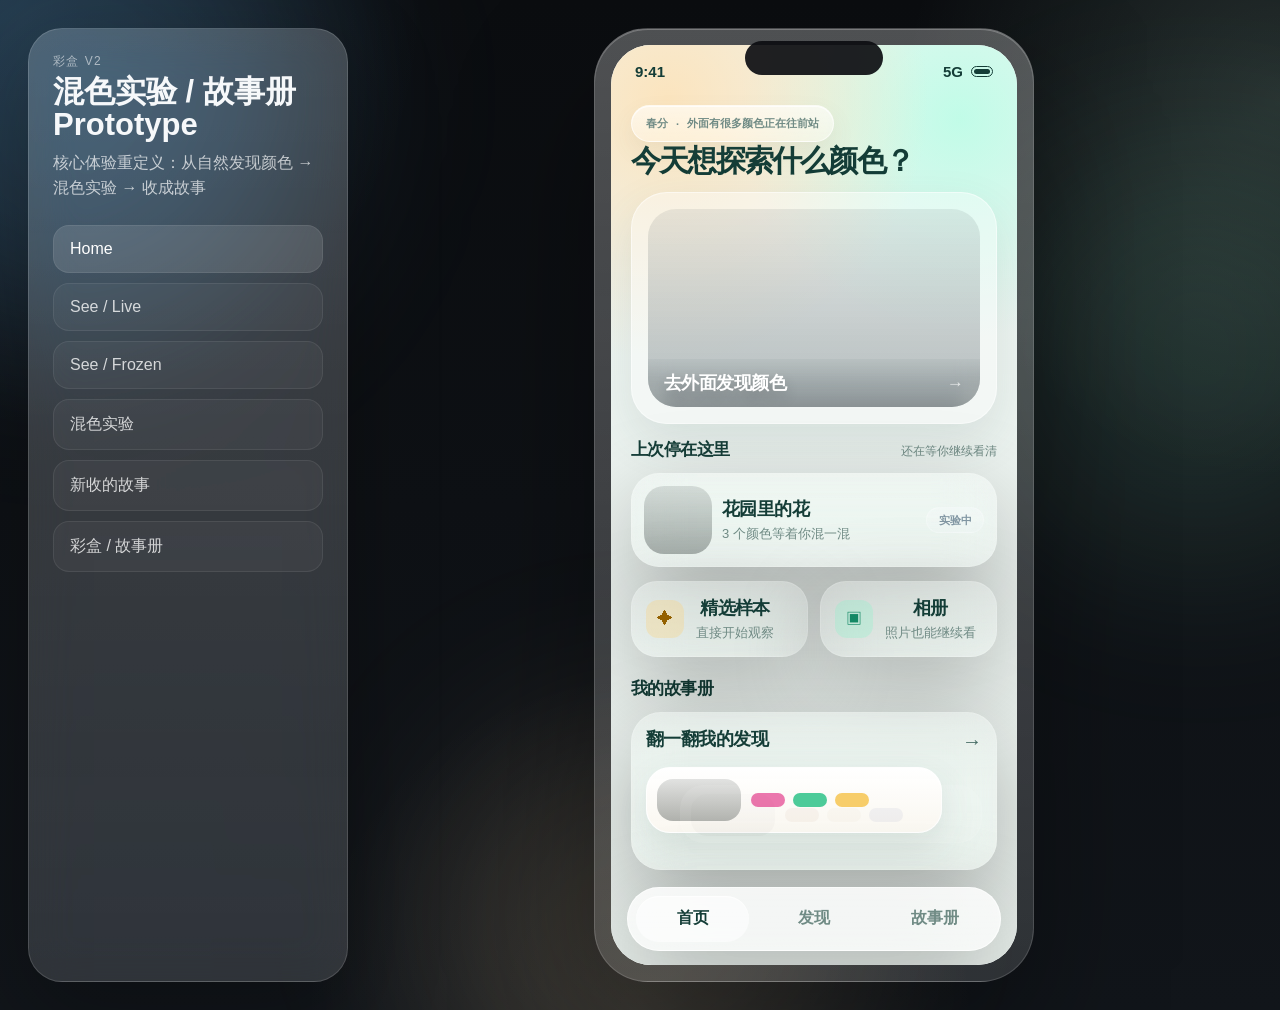
<file: prototype-v2/index.html>
<!DOCTYPE html>
<html lang="zh-CN">
  <head>
    <meta charset="UTF-8" />
    <meta name="viewport" content="width=device-width, initial-scale=1.0" />
    <title>彩盒 v2 原型</title>
    <link rel="stylesheet" href="./styles/tokens.css" />
    <link rel="stylesheet" href="./styles/base.css" />
    <link rel="stylesheet" href="./styles/shell.css" />
    <link rel="stylesheet" href="./styles/screens/home.css" />
    <link rel="stylesheet" href="./styles/screens/live.css" />
    <link rel="stylesheet" href="./styles/screens/frozen.css" />
    <link rel="stylesheet" href="./styles/screens/xianse.css" />
    <link rel="stylesheet" href="./styles/screens/mix.css" />
    <link rel="stylesheet" href="./styles/screens/story.css" />
    <link rel="stylesheet" href="./styles/screens/box.css" />
  </head>
  <body>
    <div class="ambient ambient-a"></div>
    <div class="ambient ambient-b"></div>
    <div class="ambient ambient-c"></div>

    <main class="studio">
      <aside class="rail shell-glass">
        <div class="rail-header">
          <p class="rail-kicker">彩盒 v2</p>
          <h1>混色实验 / 故事册 Prototype</h1>
          <p class="rail-copy">
            核心体验重定义：从自然发现颜色 → 混色实验 → 收成故事
          </p>
        </div>

        <nav class="screen-nav">
          <button class="screen-link active" data-target="home">Home</button>
          <button class="screen-link" data-target="see-live">See / Live</button>
          <button class="screen-link" data-target="see-frozen">See / Frozen</button>
          <button class="screen-link" data-target="xianse">混色实验</button>
          <button class="screen-link" data-target="story-new">新收的故事</button>
          <button class="screen-link" data-target="box-list">彩盒 / 故事册</button>
        </nav>
      </aside>

      <section class="phone-stage">
        <div class="phone-shell">
          <div class="phone-hardware"></div>
          <div class="phone-screen">
            <section class="screen active" data-screen="home">
              <div class="screen-bg screen-bg-home"></div>
              <div class="statusbar">
                <span>9:41</span>
                <div class="status-icons">
                  <span>5G</span>
                  <span class="battery"></span>
                </div>
              </div>

              <div class="screen-scroll home-scroll">
                <div class="glass-chip weather-chip">
                  <span>春分</span>
                  <span>·</span>
                  <span>外面有很多颜色正在往前站</span>
                </div>

                <header class="home-hero">
                  <div class="home-copy">
                    <h2>今天想探索什么颜色？</h2>
                  </div>

                  <article class="hero-scene scene-card">
                    <div class="scene-photo photo-mist"></div>
                    <div class="scene-overlay">
                      <button class="entry-footer" data-go="see-live">
                        <span>去外面发现颜色</span>
                        <span class="entry-arrow-inline">→</span>
                      </button>
                    </div>
                  </article>
                </header>

                <div class="resume-head">
                  <h3>上次停在这里</h3>
                  <span>还在等你继续看清</span>
                </div>

                <button class="resume-strip shell-glass" data-go="xianse">
                  <div class="resume-thumb photo-flower"></div>
                  <div class="resume-text">
                    <h3>花园里的花</h3>
                    <p>3 个颜色等着你混一混</p>
                  </div>
                  <span class="count-pill">实验中</span>
                </button>

                <div class="source-row">
                  <button class="source-tile shell-glass" data-go="see-frozen">
                    <span class="tile-icon amber">✦</span>
                    <div>
                      <h3>精选样本</h3>
                      <p>直接开始观察</p>
                    </div>
                  </button>
                  <button class="source-tile shell-glass" data-go="see-frozen">
                    <span class="tile-icon mint">▣</span>
                    <div>
                      <h3>相册</h3>
                      <p>照片也能继续看</p>
                    </div>
                  </button>
                </div>

                <div class="resume-head box-head">
                  <h3>我的故事册</h3>
                </div>

                <button class="box-entry shell-glass" data-go="box-list">
                  <div class="preview-head">
                    <div>
                      <h3>翻一翻我的发现</h3>
                    </div>
                    <span class="ghost-arrow">→</span>
                  </div>
                  <div class="box-entry-body">
                    <article class="mini-page main">
                      <div class="mini-page-photo photo-flower"></div>
                      <div class="mini-page-swatches">
                        <span style="--swatch:#ea6aa5"></span>
                        <span style="--swatch:#3bc68f"></span>
                        <span style="--swatch:#f7c95b"></span>
                      </div>
                    </article>
                    <article class="mini-page under">
                      <div class="mini-page-photo photo-sunset"></div>
                      <div class="mini-page-swatches">
                        <span style="--swatch:#f59b63"></span>
                        <span style="--swatch:#e8d59b"></span>
                        <span style="--swatch:#7d83f2"></span>
                      </div>
                    </article>
                  </div>
                </button>
              </div>

              <nav class="tab-dock shell-glass dock-fixed">
                <button class="tab-item active">首页</button>
                <button class="tab-item">发现</button>
                <button class="tab-item" data-go="box-list">故事册</button>
              </nav>
            </section>

            <section class="screen" data-screen="see-live">
              <div class="photo-screen photo-flower-full">
                <div class="statusbar">
                  <span>9:41</span>
                  <div class="status-icons">
                    <span>5G</span>
                    <span class="battery"></span>
                  </div>
                </div>

                <div class="top-floating">
                  <button class="nav-orb" data-go="home">‹</button>
                  <div class="live-title">看一眼正在发生的颜色</div>
                  <div class="nav-gap"></div>
                </div>

                <div class="capture-dock">
                  <button class="capture-pill" data-go="see-frozen">
                    <span class="capture-core"></span>
                  </button>
                  <p>停住这一刻</p>
                </div>
              </div>
            </section>

            <section class="screen" data-screen="see-frozen">
              <div class="photo-screen frozen-stage">
                <div class="statusbar">
                  <span>9:41</span>
                  <div class="status-icons">
                    <span>5G</span>
                    <span class="battery"></span>
                  </div>
                </div>

                <div class="top-floating">
                  <button class="nav-orb" data-go="home">‹</button>
                  <div class="live-title">这里面有好几种颜色呢</div>
                  <button class="nav-orb ghost">▣</button>
                </div>

                <div class="frozen-canvas photo-flower-full" data-frozen-canvas>
                  <div class="frozen-hotspots">
                    <button class="hotspot hotspot-pink" data-fragment-id="petal"></button>
                    <button class="hotspot hotspot-green" data-fragment-id="leaf"></button>
                    <button class="hotspot hotspot-gold" data-fragment-id="core"></button>
                    <button class="hotspot hotspot-shadow" data-fragment-id="shadow"></button>
                    <button class="hotspot hotspot-light" data-fragment-id="light"></button>
                  </div>

                  <div class="frozen-targets" data-fragment-layer></div>
                </div>

                <div class="frozen-dock shell-glass">
                  <div class="dock-meta">
                    <span class="frozen-count" data-fragment-count>0 / 5</span>
                    <button class="ai-suggestion-chip" data-ai-accept data-ai-suggestion hidden>
                      <span data-ai-text>也看看亮黄</span>
                    </button>
                  </div>

                  <div class="fragment-strip" data-fragment-strip></div>

                  <button class="frozen-go-pill bottom-cta solid disabled is-hidden" data-go="xianse" data-enter-xianse>
                    混一混看看
                  </button>
                </div>
              </div>
            </section>

            <section class="screen" data-screen="xianse">
              <div class="screen-bg screen-bg-mix"></div>
              <div class="statusbar">
                <span>9:41</span>
                <div class="status-icons">
                  <span>5G</span>
                  <span class="battery"></span>
                </div>
              </div>

              <div class="screen-scroll mix-scroll">
                <div class="top-floating light-flow">
                  <button class="nav-orb light" data-go="see-frozen">‹</button>
                  <div class="source-chip shell-glass">
                    <div class="source-thumb photo-flower"></div>
                    <span>花园里的花</span>
                  </div>
                  <button class="collect-btn ghost-pill" data-collect-story>收成</button>
                </div>

                <header class="section-header mix-header">
                  <p class="micro">混色实验</p>
                  <h2>从下面选两个颜色<br/>看看混在一起会怎样</h2>
                </header>

                <section class="mix-lab shell-glass">
                  <div class="lab-bg photo-flower" aria-hidden="true"></div>
                  <div class="lab-wash" aria-hidden="true"></div>
                  
                  <div class="mix-stage" data-mix-stage>
                    <div class="mix-slot slot-left" data-slot="left">
                      <div class="slot-placeholder">选一个</div>
                    </div>
                    
                    <div class="mix-center">
                      <div class="mix-operator">+</div>
                      <div class="mix-result-area" data-result-area>
                        <div class="result-placeholder">= ?</div>
                      </div>
                    </div>
                    
                    <div class="mix-slot slot-right" data-slot="right">
                      <div class="slot-placeholder">再选一个</div>
                    </div>
                  </div>
                </section>

                <section class="color-palette shell-glass">
                  <div class="palette-section">
                    <p class="palette-label">点击颜色开始混色 ↓</p>
                    <div class="palette-row" data-discovered-colors>
                    </div>
                  </div>
                  <div class="palette-section created-section" data-created-section>
                    <p class="palette-label">混出的新颜色</p>
                    <div class="palette-row" data-created-colors>
                    </div>
                  </div>
                </section>

                <section class="mix-history shell-glass" data-mix-history-section>
                  <p class="palette-label">实验记录</p>
                  <div class="history-list" data-mix-history>
                  </div>
                </section>

                <button class="bottom-cta solid" data-go-story data-collect-story>收成这次发现</button>
              </div>
            </section>

            <section class="screen" data-screen="story-new">
              <div class="screen-bg screen-bg-story"></div>
              <div class="statusbar">
                <span>9:41</span>
                <div class="status-icons">
                  <span>5G</span>
                  <span class="battery"></span>
                </div>
              </div>

              <div class="screen-scroll story-scroll">
                <div class="top-floating light-flow">
                  <button class="nav-orb light" data-go="xianse">‹</button>
                  <div class="story-status">这一页收好了</div>
                  <div class="nav-gap"></div>
                </div>

                <article class="story-page">
                  <section class="story-cover">
                    <div class="cover-image photo-flower"></div>
                    <div class="cover-meta">
                      <span class="cover-time">今天下午</span>
                      <span class="cover-scene">花园里的花</span>
                    </div>
                  </section>

                  <section class="story-chapter">
                    <p class="chapter-label">我发现了这些颜色</p>
                    <div class="chapter-colors" data-story-discovered>
                      <span class="story-swatch" style="--swatch: #ea6aa5"></span>
                      <span class="story-swatch" style="--swatch: #3bc68f"></span>
                      <span class="story-swatch" style="--swatch: #f7c95b"></span>
                    </div>
                  </section>

                  <section class="story-chapter">
                    <p class="chapter-label">我试着混了混</p>
                    <div class="chapter-experiments" data-story-experiments>
                      <div class="experiment-row">
                        <span class="exp-color" style="--swatch: #ea6aa5"></span>
                        <span class="exp-op">+</span>
                        <span class="exp-color" style="--swatch: #3bc68f"></span>
                        <span class="exp-eq">=</span>
                        <span class="exp-result" style="--swatch: #92999a"></span>
                      </div>
                      <div class="experiment-row">
                        <span class="exp-color" style="--swatch: #ea6aa5"></span>
                        <span class="exp-op">+</span>
                        <span class="exp-color" style="--swatch: #f7c95b"></span>
                        <span class="exp-eq">=</span>
                        <span class="exp-result" style="--swatch: #f1a180"></span>
                      </div>
                    </div>
                  </section>

                  <section class="story-chapter">
                    <p class="chapter-label">我得到了</p>
                    <div class="chapter-results" data-story-results>
                      <span class="result-swatch" style="--swatch: #92999a"></span>
                      <span class="result-swatch" style="--swatch: #f1a180"></span>
                    </div>
                  </section>
                </article>

                <div class="story-actions">
                  <button class="action-btn primary" data-go="box-list">
                    看看我的彩盒
                  </button>
                  <button class="action-btn secondary" data-go="see-live">
                    再去看看
                  </button>
                </div>
              </div>
            </section>

            <section class="screen" data-screen="box-list">
              <div class="screen-bg screen-bg-box-list"></div>
              <div class="statusbar">
                <span>9:41</span>
                <div class="status-icons">
                  <span>5G</span>
                  <span class="battery"></span>
                </div>
              </div>

              <div class="screen-scroll box-scroll">
                <header class="section-header">
                  <p class="micro">我的故事册</p>
                  <h2>每一页都是一次发现</h2>
                </header>

                <div class="list-stack">
                  <button class="page-sheet list-sheet current" data-go="story-new">
                    <div class="sheet-photo photo-flower"></div>
                    <div class="sheet-body list-body">
                      <p class="sheet-meta">今天 · 下午</p>
                      <h3>花园里的花</h3>
                      <p class="sheet-summary">发现了 3 种颜色，混出了 2 种新颜色</p>
                      <div class="sheet-swatches">
                        <span style="--swatch:#ea6aa5"></span>
                        <span style="--swatch:#3bc68f"></span>
                        <span style="--swatch:#f7c95b"></span>
                        <span class="swatch-divider"></span>
                        <span style="--swatch:#92999a" class="mixed"></span>
                        <span style="--swatch:#f1a180" class="mixed"></span>
                      </div>
                    </div>
                  </button>

                  <button class="page-sheet list-sheet compact-sheet">
                    <div class="sheet-photo thin photo-sunset"></div>
                    <div class="compact-body">
                      <p class="sheet-meta">3月18日 · 傍晚</p>
                      <h4>海边的日落</h4>
                      <p class="sheet-summary-mini">3 种颜色 · 1 次混色</p>
                      <div class="mini-swatches">
                        <span style="--swatch:#f59b63"></span>
                        <span style="--swatch:#e8d59b"></span>
                        <span style="--swatch:#7d83f2"></span>
                      </div>
                    </div>
                  </button>
                </div>

                <nav class="tab-dock shell-glass dock-fixed">
                  <button class="tab-item" data-go="home">首页</button>
                  <button class="tab-item">发现</button>
                  <button class="tab-item active">故事册</button>
                </nav>
              </div>
            </section>
          </div>
        </div>
      </section>
    </main>

    <script src="./app.js"></script>
  </body>
</html>
</file>
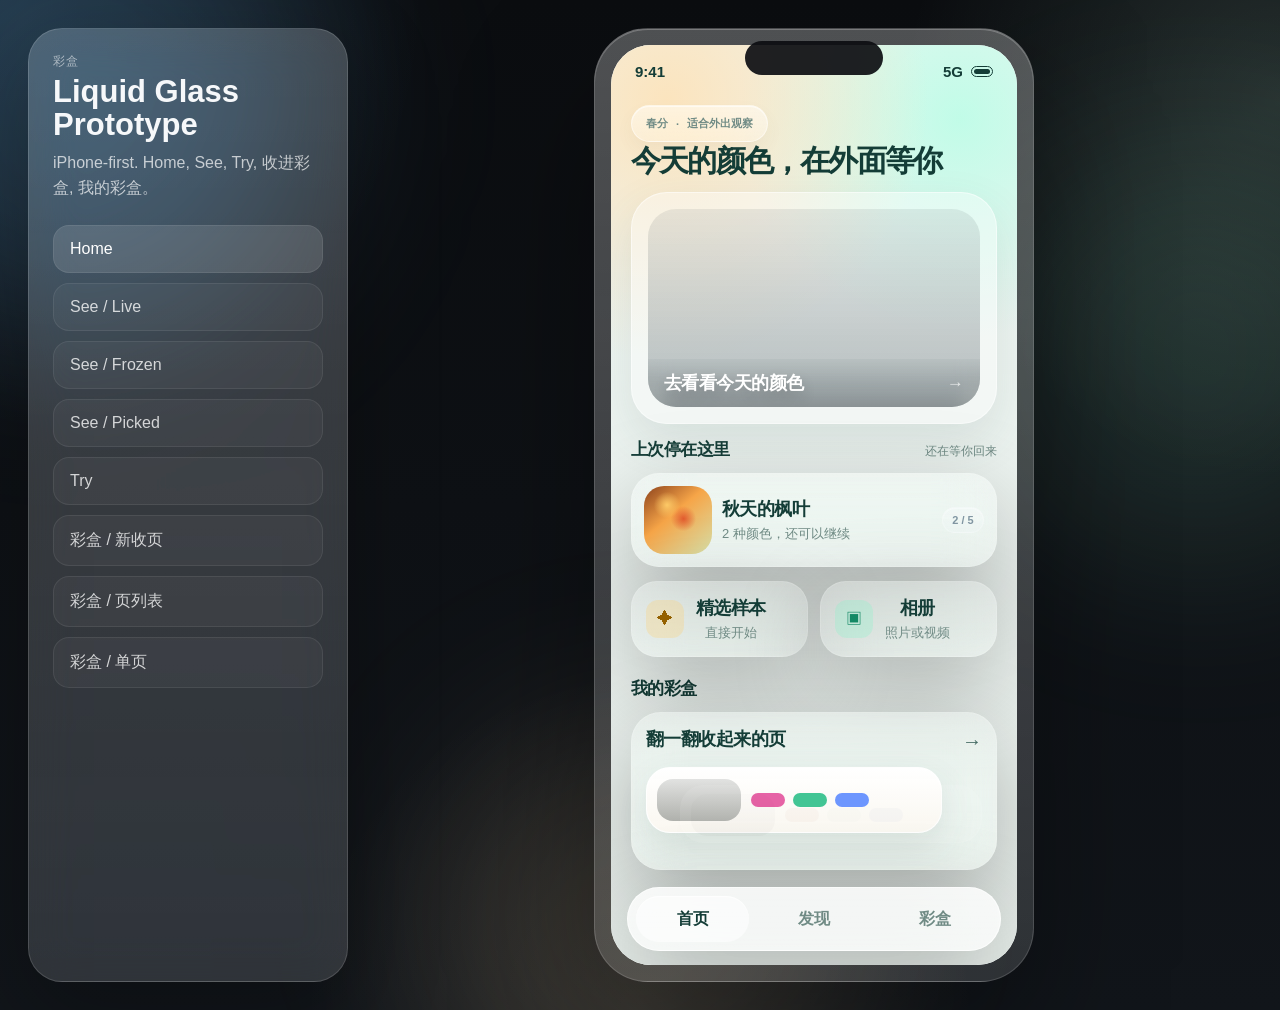
<file: prototype/index.html>
<!DOCTYPE html>
<html lang="zh-CN">
  <head>
    <meta charset="UTF-8" />
    <meta name="viewport" content="width=device-width, initial-scale=1.0" />
    <title>彩盒 · Liquid Glass Prototype</title>
    <link rel="stylesheet" href="./styles.css" />
  </head>
  <body>
    <div class="ambient ambient-a"></div>
    <div class="ambient ambient-b"></div>
    <div class="ambient ambient-c"></div>

    <main class="studio">
      <aside class="rail shell-glass">
        <div class="rail-header">
          <p class="rail-kicker">彩盒</p>
          <h1>Liquid Glass Prototype</h1>
          <p class="rail-copy">
            iPhone-first. Home, See, Try, 收进彩盒, 我的彩盒。
          </p>
        </div>

        <nav class="screen-nav">
          <button class="screen-link active" data-target="home">Home</button>
          <button class="screen-link" data-target="see-live">See / Live</button>
          <button class="screen-link" data-target="see-frozen">See / Frozen</button>
          <button class="screen-link" data-target="see-picked">See / Picked</button>
          <button class="screen-link" data-target="try">Try</button>
          <button class="screen-link" data-target="box-new">彩盒 / 新收页</button>
          <button class="screen-link" data-target="box-list">彩盒 / 页列表</button>
          <button class="screen-link" data-target="box-detail">彩盒 / 单页</button>
        </nav>
      </aside>

      <section class="phone-stage">
        <div class="phone-shell">
          <div class="phone-hardware"></div>
          <div class="phone-screen">
            <section class="screen active" data-screen="home">
              <div class="screen-bg screen-bg-home"></div>
              <div class="statusbar">
                <span>9:41</span>
                <div class="status-icons">
                  <span>5G</span>
                  <span class="battery"></span>
                </div>
              </div>

              <div class="screen-scroll home-scroll">
                <div class="glass-chip weather-chip">
                  <span>春分</span>
                  <span>·</span>
                  <span>适合外出观察</span>
                </div>

                <header class="home-hero">
                  <div class="home-copy">
                    <h2>今天的颜色，在外面等你</h2>
                  </div>

                  <article class="hero-scene scene-card">
                    <div class="scene-photo photo-mist"></div>
                    <div class="scene-overlay">
                      <button class="entry-footer" data-go="see-live">
                        <span>去看看今天的颜色</span>
                        <span class="entry-arrow-inline">→</span>
                      </button>
                    </div>
                  </article>
                </header>

                <div class="resume-head">
                  <h3>上次停在这里</h3>
                  <span>还在等你回来</span>
                </div>

                <button class="resume-strip shell-glass" data-go="see-picked">
                  <div class="resume-thumb photo-maple"></div>
                  <div class="resume-text">
                    <h3>秋天的枫叶</h3>
                    <p>2 种颜色，还可以继续</p>
                  </div>
                  <span class="count-pill">2 / 5</span>
                </button>

                <div class="source-row">
                  <button class="source-tile shell-glass" data-go="see-frozen">
                    <span class="tile-icon amber">✦</span>
                    <div>
                      <h3>精选样本</h3>
                      <p>直接开始</p>
                    </div>
                  </button>
                  <button class="source-tile shell-glass" data-go="see-frozen">
                    <span class="tile-icon mint">▣</span>
                    <div>
                      <h3>相册</h3>
                      <p>照片或视频</p>
                    </div>
                  </button>
                </div>

                <div class="resume-head box-head">
                  <h3>我的彩盒</h3>
                </div>

                <button class="box-entry shell-glass" data-go="box-list">
                  <div class="preview-head">
                    <div>
                      <h3>翻一翻收起来的页</h3>
                    </div>
                    <span class="ghost-arrow">→</span>
                  </div>
                  <div class="box-entry-body">
                    <article class="mini-page main">
                      <div class="mini-page-photo photo-flower"></div>
                      <div class="mini-page-swatches">
                        <span style="--swatch:#e4549d"></span>
                        <span style="--swatch:#2fc08a"></span>
                        <span style="--swatch:#5f8cff"></span>
                      </div>
                    </article>
                    <article class="mini-page under">
                      <div class="mini-page-photo photo-sunset"></div>
                      <div class="mini-page-swatches">
                        <span style="--swatch:#ffb694"></span>
                        <span style="--swatch:#d9efcf"></span>
                        <span style="--swatch:#b9c6ff"></span>
                      </div>
                    </article>
                  </div>
                </button>
              </div>

              <nav class="tab-dock shell-glass dock-fixed">
                <button class="tab-item active">首页</button>
                <button class="tab-item">发现</button>
                <button class="tab-item" data-go="box-list">彩盒</button>
              </nav>
            </section>

            <section class="screen" data-screen="see-live">
              <div class="photo-screen photo-flower-full">
                <div class="statusbar inverted">
                  <span>9:41</span>
                  <div class="status-icons">
                    <span>5G</span>
                    <span class="battery"></span>
                  </div>
                </div>

                <div class="top-floating">
                  <button class="nav-orb" data-go="home">‹</button>
                  <div class="live-title">看一眼正在发生的颜色</div>
                  <div class="nav-gap"></div>
                </div>

                <div class="capture-dock">
                  <button class="capture-pill" data-go="see-frozen">
                    <span class="capture-core"></span>
                  </button>
                  <p>停住这一刻</p>
                </div>
              </div>
            </section>

            <section class="screen" data-screen="see-frozen">
              <div class="photo-screen photo-flower-full frozen">
                <div class="statusbar inverted">
                  <span>9:41</span>
                  <div class="status-icons">
                    <span>5G</span>
                    <span class="battery"></span>
                  </div>
                </div>

                <div class="top-floating">
                  <button class="nav-orb" data-go="home">‹</button>
                  <div class="live-title">点一点你看到的颜色</div>
                  <button class="nav-orb ghost">▣</button>
                </div>

                <div class="focus-dot active pink" style="top: 47%; left: 55%"></div>

                <div class="glass-dock observe-dock">
                  <div class="slot-row compact">
                    <button class="slot active empty"></button>
                    <button class="slot empty"></button>
                    <button class="slot empty"></button>
                    <button class="slot empty"></button>
                    <button class="slot empty"></button>
                  </div>
                  <button class="dock-action disabled">放在一起看看</button>
                </div>
              </div>
            </section>

            <section class="screen" data-screen="see-picked">
              <div class="photo-screen photo-flower-full frozen">
                <div class="statusbar inverted">
                  <span>9:41</span>
                  <div class="status-icons">
                    <span>5G</span>
                    <span class="battery"></span>
                  </div>
                </div>

                <div class="top-floating">
                  <button class="nav-orb" data-go="home">‹</button>
                  <div class="live-title">原来这里不止一种颜色</div>
                  <button class="nav-orb ghost">▣</button>
                </div>

                <div class="focus-dot pink" style="top: 47%; left: 55%"></div>
                <div class="focus-dot green" style="top: 60%; left: 48%"></div>
                <div class="focus-dot blue" style="top: 64%; left: 63%"></div>

                <div class="glass-dock observe-dock">
                  <div class="slot-row compact">
                    <button class="slot filled pink"></button>
                    <button class="slot filled green"></button>
                    <button class="slot filled blue"></button>
                    <button class="slot empty"></button>
                    <button class="slot empty"></button>
                  </div>
                  <button class="dock-action primary-soft" data-go="try">放在一起看看</button>
                </div>
              </div>
            </section>

            <section class="screen" data-screen="try">
              <div class="screen-bg screen-bg-box"></div>
              <div class="statusbar">
                <span>9:41</span>
                <div class="status-icons">
                  <span>5G</span>
                  <span class="battery"></span>
                </div>
              </div>

              <div class="screen-scroll try-scroll">
                <div class="top-floating light-flow">
                  <button class="nav-orb light" data-go="see-picked">‹</button>
                  <div class="glass-chip source-pill try-source-pill">
                    <span class="chip-dot"></span>
                    <span>花园里的花</span>
                  </div>
                  <div class="nav-gap"></div>
                </div>

                <header class="section-header compact try-header">
                  <h2>看它们待在一起</h2>
                </header>

                <section class="relation-stage shell-glass">
                  <div class="stage-memory-strip">
                    <div class="memory-thumb photo-flower"></div>
                    <div class="memory-copy compact relation-copy">
                      <p class="micro">刚刚带回来的这一页</p>
                      <p class="memory-inline">三种颜色还带着花园里的光。</p>
                    </div>
                  </div>

                  <div class="stage-canvas">
                    <div class="mix-swarm try-swarm">
                      <span class="mix-orb pink"></span>
                      <span class="mix-orb green"></span>
                      <span class="mix-orb blue"></span>
                    </div>
                  </div>

                  <div class="result-strip">
                    <div class="liquid-ribbon stage-ribbon">
                      <span class="blend pink"></span>
                      <span class="blend green"></span>
                      <span class="blend blue"></span>
                    </div>
                  </div>

                  <p class="stage-note">它们靠近以后，安静成了一页完整的花。</p>
                </section>

                <button class="bottom-cta primary-soft try-cta" data-go="box-new">收进彩盒</button>
              </div>
            </section>

            <section class="screen" data-screen="box-new">
              <div class="screen-bg screen-bg-box-list"></div>
              <div class="statusbar">
                <span>9:41</span>
                <div class="status-icons">
                  <span>5G</span>
                  <span class="battery"></span>
                </div>
              </div>

              <div class="screen-scroll box-scroll">
                <div class="settle-top settle-stack compact-settle">
                  <div class="glass-check">✓</div>
                  <div class="glass-chip new-chip">刚刚安放好</div>
                </div>

                <header class="section-header compact settle-header">
                  <h2>这一页现在在彩盒里了</h2>
                </header>

                <article class="page-sheet open-sheet">
                  <div class="sheet-photo photo-flower"></div>
                  <div class="sheet-body">
                    <p class="sheet-meta">3月23日 · 下午</p>
                    <h2>花园里的花</h2>
                    <div class="sheet-swatches large settled-swatches">
                      <span style="--swatch:#e4549d"></span>
                      <span style="--swatch:#2fc08a"></span>
                      <span style="--swatch:#5f8cff"></span>
                    </div>
                    <div class="soft-ribbon settled-ribbon">
                      <span class="blend pink"></span>
                      <span class="blend green"></span>
                      <span class="blend blue"></span>
                    </div>
                  </div>
                </article>

                <div class="dual-actions">
                  <button class="bottom-cta pale" data-go="see-live">再去看看</button>
                  <button class="bottom-cta primary-soft" data-go="box-list">翻开彩盒</button>
                </div>
              </div>
            </section>

            <section class="screen" data-screen="box-list">
              <div class="screen-bg screen-bg-box-list"></div>
              <div class="statusbar">
                <span>9:41</span>
                <div class="status-icons">
                  <span>5G</span>
                  <span class="battery"></span>
                </div>
              </div>

              <div class="screen-scroll box-scroll">
                <header class="section-header">
                  <p class="micro">我的彩盒</p>
                  <h2>翻一翻收起来的页</h2>
                </header>

                <div class="list-stack">
                  <button class="page-sheet list-sheet current" data-go="box-detail">
                    <div class="sheet-photo photo-flower"></div>
                    <div class="sheet-body list-body">
                      <p class="sheet-meta">3月23日 · 下午</p>
                      <h3>花园里的花</h3>
                      <div class="sheet-swatches">
                        <span style="--swatch:#e4549d"></span>
                        <span style="--swatch:#2fc08a"></span>
                        <span style="--swatch:#5f8cff"></span>
                      </div>
                    </div>
                  </button>

                  <button class="page-sheet list-sheet compact-sheet" data-go="box-detail">
                    <div class="sheet-photo thin photo-sunset"></div>
                    <div class="compact-body">
                      <p class="sheet-meta">3月18日 · 傍晚</p>
                      <h4>海边的日落</h4>
                      <div class="mini-swatches">
                        <span style="--swatch:#ff8a4d"></span>
                        <span style="--swatch:#f1bf67"></span>
                        <span style="--swatch:#8d78ff"></span>
                      </div>
                    </div>
                  </button>

                  <button class="page-sheet list-sheet compact-sheet" data-go="box-detail">
                    <div class="sheet-photo thin photo-maple"></div>
                    <div class="compact-body">
                      <p class="sheet-meta">3月10日 · 下午</p>
                      <h4>枫叶的一页</h4>
                      <div class="mini-swatches">
                        <span style="--swatch:#d65734"></span>
                        <span style="--swatch:#f09a3e"></span>
                        <span style="--swatch:#6c8a44"></span>
                      </div>
                    </div>
                  </button>
                </div>

                <nav class="tab-dock shell-glass dock-fixed">
                  <button class="tab-item" data-go="home">首页</button>
                  <button class="tab-item">发现</button>
                  <button class="tab-item active">彩盒</button>
                </nav>
              </div>
            </section>

            <section class="screen" data-screen="box-detail">
              <div class="screen-bg screen-bg-box-list"></div>
              <div class="statusbar">
                <span>9:41</span>
                <div class="status-icons">
                  <span>5G</span>
                  <span class="battery"></span>
                </div>
              </div>

              <div class="screen-scroll box-scroll">
                <div class="top-floating light-flow">
                  <button class="nav-orb light" data-go="box-list">‹</button>
                  <div class="glass-chip detail-chip">这一页</div>
                  <div class="nav-gap"></div>
                </div>

                <article class="page-sheet detail-sheet">
                  <div class="sheet-photo photo-flower"></div>
                  <div class="sheet-body">
                    <p class="micro">3月23日 · 下午</p>
                    <h2>花园里的花</h2>
                    <div class="detail-swatches">
                      <span class="detail-swatch pink">桃花粉</span>
                      <span class="detail-swatch green">青草绿</span>
                      <span class="detail-swatch blue">天空蓝</span>
                    </div>
                    <div class="soft-ribbon detail-ribbon">
                      <span class="blend pink"></span>
                      <span class="blend green"></span>
                      <span class="blend blue"></span>
                    </div>
                    <p class="detail-line">它们最后待成了花园的样子。</p>
                  </div>
                </article>

                <button class="bottom-cta pale detail-cta" data-go="see-live">再去收集新的颜色</button>

                <nav class="tab-dock shell-glass dock-fixed">
                  <button class="tab-item" data-go="home">首页</button>
                  <button class="tab-item">发现</button>
                  <button class="tab-item active">彩盒</button>
                </nav>
              </div>
            </section>
          </div>
        </div>
      </section>
    </main>

    <script src="./app.js"></script>
  </body>
</html>
</file>
<file: prototype-v2/styles/tokens.css>
:root {
  --bg: #0b0d10;
  --shell: rgba(255, 255, 255, 0.08);
  --shell-line: rgba(255, 255, 255, 0.14);
  --glass: rgba(255, 255, 255, 0.2);
  --glass-strong: rgba(255, 255, 255, 0.32);
  --glass-edge: rgba(255, 255, 255, 0.54);
  --paper: rgba(253, 251, 246, 0.94);
  --paper-shadow: 0 24px 80px rgba(44, 62, 57, 0.12);
  --paper-tint: linear-gradient(180deg, rgba(255, 255, 255, 0.82), rgba(248, 245, 238, 0.94));
  --ink: #143d37;
  --muted: #708b85;
  --pink: #ea6aa5;
  --green: #3bc68f;
  --gold: #f7c95b;
  --shadow: #6a7391;
  --warm: rgba(255, 224, 177, 0.8);
  --mint: rgba(176, 255, 228, 0.72);
  --blur: blur(24px) saturate(150%);
  --type-title-home: 30px;
  --type-title-section: 30px;
  --type-title-card: 18px;
  --type-body: 13px;
  --space-home-top: 60px;
  --space-home-bottom: 104px;
  --space-chip-title: 2px;
  --space-title-entry: 16px;
}
</file>
<file: prototype-v2/styles/base.css>
* {
  box-sizing: border-box;
}

html,
body {
  margin: 0;
  min-height: 100%;
  font-family: "SF Pro Display", "SF Pro Text", -apple-system, BlinkMacSystemFont,
    "PingFang SC", "Helvetica Neue", sans-serif;
  color: #f6f8fa;
  background:
    radial-gradient(circle at 0% 0%, rgba(109, 196, 255, 0.14), transparent 26%),
    radial-gradient(circle at 100% 10%, rgba(197, 255, 228, 0.14), transparent 24%),
    radial-gradient(circle at 50% 100%, rgba(255, 227, 181, 0.1), transparent 28%),
    linear-gradient(180deg, #0b0d10 0%, #11151a 100%);
}

body {
  overflow: hidden;
}

button {
  font: inherit;
  color: inherit;
  background: none;
  border: 0;
  cursor: pointer;
}

.ambient {
  position: fixed;
  border-radius: 999px;
  pointer-events: none;
  filter: blur(90px);
}

.ambient-a {
  width: 30rem;
  height: 30rem;
  left: -10rem;
  top: -9rem;
  background: rgba(113, 189, 255, 0.16);
}

.ambient-b {
  width: 26rem;
  height: 26rem;
  right: -8rem;
  top: 9rem;
  background: rgba(154, 255, 214, 0.12);
}

.ambient-c {
  width: 26rem;
  height: 26rem;
  left: 34%;
  bottom: -14rem;
  background: rgba(255, 214, 159, 0.1);
}

.micro {
  margin: 0;
  color: #78938c;
  font-size: 13px;
  font-weight: 600;
}

.photo-flower,
.photo-maple,
.photo-sunset,
.photo-mist,
.photo-flower-full {
  background-color: #cbd8cf;
}

.photo-mist {
  background:
    linear-gradient(180deg, rgba(16, 32, 41, 0.08), rgba(16, 32, 41, 0.28)),
    url("https://images.unsplash.com/photo-1506744038136-46273834b3fb?auto=format&fit=crop&w=1200&q=80");
  background-size: cover;
  background-position: center;
}

.photo-flower {
  background:
    linear-gradient(180deg, rgba(16, 26, 24, 0.12), rgba(16, 26, 24, 0.32)),
    url("https://images.unsplash.com/photo-1490750967868-88aa4486c946?auto=format&fit=crop&w=1200&q=80");
  background-size: cover;
  background-position: center;
}

.photo-flower-full {
  background:
    linear-gradient(180deg, rgba(6, 15, 12, 0.16), rgba(4, 12, 10, 0.46)),
    url("https://images.unsplash.com/photo-1490750967868-88aa4486c946?auto=format&fit=crop&w=1600&q=80");
  background-size: cover;
  background-position: center;
}

.photo-sunset {
  background:
    linear-gradient(180deg, rgba(24, 23, 32, 0.08), rgba(24, 23, 32, 0.28)),
    url("https://images.unsplash.com/photo-1500530855697-b586d89ba3ee?auto=format&fit=crop&w=1200&q=80");
  background-size: cover;
  background-position: center;
}

@media (max-width: 1180px) {
  body {
    overflow: auto;
  }

  .studio {
    grid-template-columns: 1fr;
  }

  .phone-shell {
    max-width: 100%;
  }
}
</file>
<file: prototype-v2/styles/shell.css>
.studio {
  display: grid;
  grid-template-columns: 320px 1fr;
  gap: 28px;
  min-height: 100vh;
  padding: 28px;
}

.shell-glass {
  background:
    linear-gradient(180deg, rgba(255, 255, 255, 0.14), rgba(255, 255, 255, 0.06)),
    var(--shell);
  border: 1px solid var(--shell-line);
  backdrop-filter: var(--blur);
  -webkit-backdrop-filter: var(--blur);
  box-shadow: 0 30px 90px rgba(0, 0, 0, 0.28);
}

.rail {
  border-radius: 34px;
  padding: 24px;
  display: flex;
  flex-direction: column;
  gap: 24px;
}

.rail-kicker {
  margin: 0 0 6px;
  font-size: 12px;
  letter-spacing: 0.12em;
  text-transform: uppercase;
  color: rgba(255, 255, 255, 0.56);
}

.rail h1 {
  margin: 0;
  font-size: 31px;
  line-height: 1.05;
}

.rail-copy {
  margin: 10px 0 0;
  line-height: 1.55;
  color: rgba(255, 255, 255, 0.7);
}

.screen-nav {
  display: grid;
  gap: 10px;
}

.screen-link {
  text-align: left;
  padding: 14px 16px;
  border-radius: 16px;
  color: rgba(255, 255, 255, 0.78);
  border: 1px solid rgba(255, 255, 255, 0.08);
  background: rgba(255, 255, 255, 0.04);
  transition: 0.2s ease;
}

.screen-link.active,
.screen-link:hover {
  background: rgba(255, 255, 255, 0.12);
  color: #fff;
}

.phone-stage {
  display: grid;
  place-items: center;
}

.phone-shell {
  position: relative;
  width: 440px;
  max-width: calc(100vw - 420px);
  aspect-ratio: 393 / 852;
  padding: 16px;
  border-radius: 54px;
  background:
    linear-gradient(180deg, rgba(255, 255, 255, 0.24), rgba(255, 255, 255, 0.08)),
    rgba(255, 255, 255, 0.05);
  border: 1px solid rgba(255, 255, 255, 0.14);
  box-shadow:
    0 60px 140px rgba(0, 0, 0, 0.34),
    inset 0 1px 0 rgba(255, 255, 255, 0.24);
}

.phone-hardware {
  position: absolute;
  top: 12px;
  left: 50%;
  transform: translateX(-50%);
  width: 138px;
  height: 34px;
  border-radius: 999px;
  background: rgba(12, 14, 18, 0.92);
  z-index: 5;
}

.phone-screen {
  position: relative;
  width: 100%;
  height: 100%;
  overflow: hidden;
  border-radius: 40px;
  background: #eff4f2;
}

.screen {
  position: absolute;
  inset: 0;
  display: none;
  color: var(--ink);
}

.screen.active {
  display: block;
}

.screen-bg {
  position: absolute;
  inset: 0;
}

.screen-bg-home {
  background:
    radial-gradient(circle at 14% 6%, var(--warm), transparent 28%),
    radial-gradient(circle at 86% 8%, var(--mint), transparent 24%),
    linear-gradient(180deg, #eef5f2 0%, #e9f0ec 100%);
}

.screen-bg-xianse,
.screen-bg-box-list {
  background:
    radial-gradient(circle at 84% 0%, rgba(196, 255, 233, 0.72), transparent 24%),
    radial-gradient(circle at 10% 14%, rgba(255, 235, 205, 0.66), transparent 20%),
    linear-gradient(180deg, #f0f6f2 0%, #e9f0ec 100%);
}

.statusbar {
  position: absolute;
  top: 0;
  left: 0;
  right: 0;
  z-index: 4;
  padding: 18px 24px 0;
  display: flex;
  justify-content: space-between;
  align-items: center;
  font-size: 15px;
  font-weight: 700;
}

.statusbar.inverted {
  color: white;
}

.status-icons {
  display: flex;
  gap: 8px;
  align-items: center;
}

.battery {
  width: 22px;
  height: 11px;
  display: inline-block;
  border-radius: 999px;
  border: 1.5px solid currentColor;
  position: relative;
}

.battery::after {
  content: "";
  position: absolute;
  inset: 2px;
  border-radius: 999px;
  background: currentColor;
}

.screen-scroll {
  position: relative;
  z-index: 2;
  height: 100%;
  overflow: auto;
  padding: 58px 20px 28px;
  scrollbar-width: none;
  -ms-overflow-style: none;
}

.screen-scroll::-webkit-scrollbar {
  width: 0;
  height: 0;
}

.glass-chip,
.nav-orb,
.capture-pill,
.count-pill,
.ghost-pill,
.tab-dock {
  backdrop-filter: var(--blur);
  -webkit-backdrop-filter: var(--blur);
}

.glass-chip {
  display: inline-flex;
  align-items: center;
  gap: 8px;
  padding: 12px 16px;
  border-radius: 999px;
  background:
    linear-gradient(180deg, rgba(255, 255, 255, 0.58), rgba(255, 255, 255, 0.28)),
    rgba(255, 255, 255, 0.18);
  border: 1px solid rgba(255, 255, 255, 0.6);
  box-shadow:
    0 10px 24px rgba(73, 101, 96, 0.08),
    inset 0 1px 0 rgba(255, 255, 255, 0.72);
}

.small-chip {
  padding: 9px 14px;
  font-size: 12px;
  font-weight: 600;
}

.weather-chip {
  margin-bottom: var(--space-chip-title);
  padding: 10px 14px;
  color: var(--muted);
  font-size: 11px;
  font-weight: 700;
}

.top-floating {
  position: absolute;
  z-index: 5;
  top: 58px;
  left: 16px;
  right: 16px;
  display: grid;
  grid-template-columns: 44px 1fr 44px;
  align-items: center;
  gap: 10px;
}

.light-flow {
  position: relative;
  top: auto;
  left: auto;
  right: auto;
  margin-bottom: 18px;
  grid-template-columns: 44px 1fr auto;
}

.nav-orb {
  width: 42px;
  height: 42px;
  display: grid;
  place-items: center;
  border-radius: 999px;
  color: inherit;
  background:
    linear-gradient(180deg, rgba(255, 255, 255, 0.38), rgba(255, 255, 255, 0.14)),
    rgba(255, 255, 255, 0.16);
  border: 1px solid rgba(255, 255, 255, 0.42);
}

.nav-orb.light {
  color: var(--ink);
  background:
    linear-gradient(180deg, rgba(255, 255, 255, 0.82), rgba(255, 255, 255, 0.54)),
    rgba(255, 255, 255, 0.56);
}

.nav-orb.ghost {
  background: rgba(255, 255, 255, 0.08);
  border-color: rgba(255, 255, 255, 0.24);
}

.nav-gap {
  width: 44px;
  height: 44px;
}

.source-pill {
  justify-self: center;
  font-weight: 700;
}

.source-line {
  justify-self: center;
  display: grid;
  justify-items: center;
  gap: 2px;
  color: rgba(20, 61, 55, 0.72);
}

.source-kicker {
  font-size: 11px;
  font-weight: 700;
  letter-spacing: 0.08em;
  text-transform: uppercase;
  color: rgba(20, 61, 55, 0.36);
}

.source-name {
  font-size: 18px;
  font-weight: 700;
  letter-spacing: -0.03em;
}

.chip-dot {
  width: 16px;
  height: 16px;
  border-radius: 999px;
  background:
    radial-gradient(circle at 28% 28%, rgba(255, 255, 255, 0.58), transparent 30%),
    linear-gradient(135deg, var(--pink), var(--gold));
}

.ghost-pill {
  min-height: 38px;
  padding: 0 14px;
  border-radius: 999px;
  color: var(--ink);
  font-size: 13px;
  font-weight: 700;
  background:
    linear-gradient(180deg, rgba(255, 255, 255, 0.78), rgba(255, 255, 255, 0.52)),
    rgba(255, 255, 255, 0.56);
  border: 1px solid rgba(255, 255, 255, 0.72);
}

.top-ghost {
  justify-self: end;
}

.live-title {
  justify-self: center;
  align-self: center;
  color: rgba(255, 255, 255, 0.92);
  font-size: 17px;
  font-weight: 700;
  letter-spacing: -0.02em;
  text-shadow: 0 8px 24px rgba(0, 0, 0, 0.35);
}

.section-header {
  padding: 8px 4px 0;
}

.section-header h2,
.sheet-body h2,
.home-copy h2 {
  margin: 6px 0 0;
  font-size: var(--type-title-section);
  line-height: 0.98;
  letter-spacing: -0.05em;
}

.home-copy {
  max-width: 100%;
}

.home-copy h2 {
  margin-top: 2px;
  max-width: none;
  font-size: var(--type-title-home);
  line-height: 1;
  letter-spacing: -0.06em;
  text-wrap: unset;
}

.bottom-cta {
  width: 100%;
  height: 56px;
  border-radius: 999px;
  font-weight: 700;
}

.bottom-cta.primary-soft {
  background:
    linear-gradient(180deg, rgba(255, 255, 255, 0.34), rgba(255, 255, 255, 0.12)),
    rgba(105, 152, 126, 0.28);
  color: white;
  border: 1px solid rgba(255, 255, 255, 0.18);
}

.bottom-cta.solid {
  background:
    linear-gradient(180deg, rgba(54, 142, 112, 0.96), rgba(44, 120, 96, 0.98)),
    rgba(56, 140, 112, 0.98);
  color: white;
  box-shadow: 0 16px 28px rgba(39, 96, 77, 0.2);
}

.bottom-cta.disabled {
  opacity: 0.45;
  pointer-events: none;
}

.tab-dock {
  position: absolute;
  left: 16px;
  right: 16px;
  bottom: 14px;
  z-index: 4;
  padding: 8px;
  display: grid;
  grid-template-columns: repeat(3, 1fr);
  gap: 8px;
  border-radius: 999px;
  background:
    linear-gradient(180deg, rgba(255, 255, 255, 0.68), rgba(255, 255, 255, 0.48)),
    rgba(255, 255, 255, 0.42);
  border: 1px solid rgba(255, 255, 255, 0.7);
}

.tab-item {
  height: 46px;
  border-radius: 999px;
  color: var(--muted);
  font-weight: 700;
}

.tab-item.active {
  color: var(--ink);
  background: rgba(255, 255, 255, 0.56);
  box-shadow: inset 0 1px 0 rgba(255, 255, 255, 0.72);
}
</file>
<file: prototype-v2/styles/screens/home.css>
.home-scroll {
  padding-top: var(--space-home-top);
  padding-bottom: var(--space-home-bottom);
}

.home-hero {
  display: grid;
  gap: var(--space-title-entry);
}

.scene-card {
  position: relative;
  overflow: hidden;
  min-height: 232px;
  border-radius: 36px;
  background: rgba(255, 255, 255, 0.36);
  border: 1px solid rgba(255, 255, 255, 0.5);
  box-shadow: 0 18px 46px rgba(62, 95, 89, 0.12);
}

.scene-photo {
  position: absolute;
  inset: 16px;
  overflow: hidden;
  border-radius: 28px;
}

.scene-overlay {
  position: absolute;
  left: 16px;
  right: 16px;
  bottom: 16px;
  display: block;
  pointer-events: none;
}

.entry-footer {
  width: 100%;
  height: 48px;
  padding: 0 16px;
  display: flex;
  align-items: center;
  justify-content: space-between;
  border-radius: 0 0 28px 28px;
  color: white;
  text-shadow: 0 6px 14px rgba(0, 0, 0, 0.18);
  background:
    linear-gradient(180deg, rgba(8, 16, 19, 0.02), rgba(8, 16, 19, 0.12) 42%, rgba(8, 16, 19, 0.24) 100%);
  backdrop-filter: blur(10px) saturate(125%);
  -webkit-backdrop-filter: blur(10px) saturate(125%);
  pointer-events: auto;
}

.entry-footer span:first-child {
  font-size: 18px;
  font-weight: 700;
  letter-spacing: -0.03em;
}

.entry-arrow-inline {
  font-size: 17px;
  font-weight: 700;
  line-height: 1;
  opacity: 0.74;
}

.resume-head {
  margin-top: 14px;
  display: flex;
  justify-content: space-between;
  align-items: baseline;
  gap: 10px;
}

.resume-head h3 {
  margin: 0;
  font-size: 17px;
  letter-spacing: -0.03em;
}

.resume-head span {
  color: var(--muted);
  font-size: 12px;
}

.resume-strip {
  width: 100%;
  margin-top: 12px;
  text-align: left;
  padding: 12px;
  border-radius: 28px;
  display: grid;
  grid-template-columns: 68px 1fr auto;
  gap: 10px;
  align-items: center;
}

.resume-thumb {
  width: 68px;
  height: 68px;
  border-radius: 20px;
  background-size: cover;
  background-position: center;
}

.resume-text h3,
.preview-head h3,
.source-tile h3,
.sheet-body h3 {
  margin: 0 0 4px;
  font-size: var(--type-title-card);
  letter-spacing: -0.03em;
}

.resume-text p,
.source-tile p,
.sheet-meta {
  margin: 0;
  color: var(--muted);
  font-size: var(--type-body);
}

.count-pill {
  display: inline-flex;
  align-items: center;
  justify-content: center;
  height: 26px;
  min-width: 58px;
  padding: 0 9px;
  border-radius: 999px;
  color: rgba(90, 116, 134, 0.74);
  font-size: 11px;
  font-weight: 600;
  background:
    linear-gradient(180deg, rgba(255, 255, 255, 0.28), rgba(255, 255, 255, 0.1)),
    rgba(173, 205, 232, 0.03);
  border: 1px solid rgba(255, 255, 255, 0.24);
}

.source-row {
  display: grid;
  grid-template-columns: 1fr 1fr;
  gap: 12px;
  margin-top: 14px;
}

.source-tile {
  border-radius: 26px;
  padding: 14px;
  display: flex;
  align-items: center;
  gap: 12px;
  color: var(--ink);
}

.tile-icon {
  width: 38px;
  height: 38px;
  display: grid;
  place-items: center;
  border-radius: 12px;
  font-size: 16px;
}

.tile-icon.amber {
  background: rgba(255, 205, 106, 0.28);
  color: #946100;
}

.tile-icon.mint {
  background: rgba(116, 245, 195, 0.24);
  color: #148865;
}

.box-head {
  margin-top: 20px;
}

.box-entry {
  width: 100%;
  margin-top: 12px;
  text-align: left;
  padding: 14px;
  border-radius: 30px;
}

.preview-head {
  display: flex;
  justify-content: space-between;
  align-items: center;
  margin-bottom: 12px;
}

.ghost-arrow {
  color: #456b64;
  font-weight: 700;
  font-size: 20px;
  line-height: 1;
}

.box-entry-body {
  position: relative;
  min-height: 88px;
  margin-top: 4px;
}

.mini-page {
  position: absolute;
  left: 0;
  right: 40px;
  top: 0;
  height: 66px;
  padding: 8px 10px;
  display: grid;
  grid-template-columns: 84px 1fr;
  gap: 10px;
  align-items: center;
  border-radius: 24px;
  background:
    linear-gradient(180deg, rgba(255, 255, 255, 0.98), rgba(250, 247, 240, 0.97)),
    rgba(255, 255, 255, 0.98);
  border: 1px solid rgba(255, 255, 255, 0.9);
  box-shadow:
    0 16px 36px rgba(46, 70, 63, 0.12),
    inset 0 1px 0 rgba(255, 255, 255, 0.86);
}

.mini-page.under {
  left: 34px;
  right: 0;
  top: 18px;
  height: 58px;
  opacity: 0.09;
  filter: saturate(0.42);
}

.mini-page-photo {
  width: 84px;
  height: 42px;
  border-radius: 16px;
  background-size: cover;
  background-position: center;
}

.mini-page-swatches {
  display: flex;
  gap: 8px;
}

.mini-page-swatches span {
  display: block;
  width: 34px;
  height: 14px;
  border-radius: 999px;
  background: var(--swatch);
}
</file>
<file: prototype-v2/styles/screens/live.css>
.photo-screen {
  position: relative;
  width: 100%;
  height: 100%;
  overflow: hidden;
}

.capture-dock {
  position: absolute;
  left: 0;
  right: 0;
  bottom: 34px;
  display: flex;
  flex-direction: column;
  align-items: center;
  gap: 8px;
  color: white;
}

.capture-pill {
  width: 92px;
  height: 92px;
  border-radius: 999px;
  display: grid;
  place-items: center;
  background:
    linear-gradient(180deg, rgba(255, 255, 255, 0.34), rgba(255, 255, 255, 0.12)),
    rgba(255, 255, 255, 0.14);
  border: 1px solid rgba(255, 255, 255, 0.36);
}

.capture-core {
  width: 56px;
  height: 56px;
  border-radius: 999px;
  background: rgba(255, 255, 255, 0.94);
  box-shadow: inset 0 0 0 8px rgba(255, 255, 255, 0.2);
}

.capture-dock p {
  margin: 0;
  font-size: 15px;
  font-weight: 700;
  color: rgba(255, 255, 255, 0.9);
  text-shadow: 0 8px 20px rgba(0, 0, 0, 0.28);
}
</file>
<file: prototype-v2/styles/screens/frozen.css>
.frozen-stage {
  position: relative;
  display: grid;
  grid-template-rows: auto auto minmax(0, 1fr) auto;
  height: 100%;
  padding: 16px 14px 14px;
  gap: 10px;
  background:
    radial-gradient(circle at 86% 0%, rgba(196, 255, 233, 0.54), transparent 24%),
    radial-gradient(circle at 12% 12%, rgba(255, 235, 205, 0.46), transparent 22%),
    linear-gradient(180deg, #eef5f2 0%, #e8efe9 100%);
}

.frozen-stage .statusbar {
  position: relative;
  z-index: 3;
  padding: 0 10px;
  color: var(--ink);
}

.frozen-stage .top-floating {
  position: relative;
  top: auto;
  left: auto;
  right: auto;
  z-index: 3;
  margin: 0;
  padding: 0 6px;
}

.frozen-stage .live-title {
  color: var(--ink);
  font-size: 18px;
  font-weight: 800;
  letter-spacing: -0.03em;
  text-shadow: none;
}

.frozen-stage .nav-orb {
  background:
    linear-gradient(180deg, rgba(255, 255, 255, 0.72), rgba(255, 255, 255, 0.38)),
    rgba(255, 255, 255, 0.28);
  border: 1px solid rgba(255, 255, 255, 0.58);
  color: rgba(20, 61, 55, 0.82);
  box-shadow:
    0 12px 28px rgba(73, 101, 96, 0.1),
    inset 0 1px 0 rgba(255, 255, 255, 0.7);
}

.frozen-stage .nav-orb.ghost {
  color: rgba(20, 61, 55, 0.42);
}

.frozen-canvas {
  position: relative;
  min-height: 0;
  height: 100%;
  border-radius: 34px;
  overflow: hidden;
  border: 1px solid rgba(255, 255, 255, 0.64);
  box-shadow:
    0 22px 48px rgba(51, 73, 63, 0.16),
    inset 0 1px 0 rgba(255, 255, 255, 0.32);
  background-size: cover;
  background-position: center;
}

.frozen-canvas::after {
  content: "";
  position: absolute;
  inset: 0;
  background:
    linear-gradient(180deg, rgba(6, 15, 12, 0.12), rgba(6, 15, 12, 0.22));
  pointer-events: none;
}

.frozen-hotspots,
.frozen-targets {
  position: absolute;
  inset: 0;
}

.frozen-targets {
  pointer-events: none;
  z-index: 3;
}

.hotspot,
.frozen-target {
  position: absolute;
  border-radius: 999px;
}

.hotspot {
  width: 88px;
  height: 88px;
  border: 0;
  background: transparent;
  z-index: 2;
}

.hotspot::after {
  content: "";
  position: absolute;
  inset: 12px;
  border-radius: inherit;
  border: 1.2px solid rgba(255, 255, 255, 0.2);
  background: rgba(255, 255, 255, 0.04);
  transition: 0.2s ease;
}

.hotspot:hover::after {
  border-color: rgba(255, 255, 255, 0.34);
  background: rgba(255, 255, 255, 0.08);
}

.hotspot-pink {
  left: 49%;
  top: 39%;
}

.hotspot-green {
  left: 33%;
  top: 57%;
}

.hotspot-gold {
  left: 58%;
  top: 47%;
}

.hotspot-shadow {
  left: 64%;
  top: 67%;
}

.hotspot-light {
  left: 60%;
  top: 57%;
}

.frozen-target {
  width: 80px;
  height: 80px;
  margin-left: -40px;
  margin-top: -40px;
  border: 1.5px solid rgba(255, 255, 255, 0.78);
  background: rgba(255, 255, 255, 0.06);
  box-shadow:
    0 0 0 8px rgba(255, 255, 255, 0.04),
    inset 0 0 0 1px rgba(255, 255, 255, 0.08);
  backdrop-filter: blur(6px);
  -webkit-backdrop-filter: blur(6px);
  transition: 0.18s ease;
  pointer-events: auto;
}

.frozen-target::after {
  content: "";
  position: absolute;
  inset: 16px;
  border-radius: inherit;
  border: 1px solid rgba(255, 255, 255, 0.22);
}

.frozen-target.active {
  transform: scale(1.04);
  border-color: rgba(255, 255, 255, 0.96);
  box-shadow:
    0 0 0 10px rgba(255, 255, 255, 0.05),
    0 12px 28px rgba(0, 0, 0, 0.16);
}

.frozen-target.ring-pink::before,
.frozen-target.ring-green::before,
.frozen-target.ring-gold::before,
.frozen-target.ring-shadow::before,
.frozen-target.ring-light::before {
  content: "";
  position: absolute;
  right: -3px;
  bottom: -3px;
  width: 18px;
  height: 18px;
  border-radius: 999px;
  border: 2px solid rgba(255, 255, 255, 0.78);
}

.frozen-target.ring-pink::before {
  background: var(--pink);
}

.frozen-target.ring-green::before {
  background: var(--green);
}

.frozen-target.ring-gold::before {
  background: var(--gold);
}

.frozen-target.ring-shadow::before {
  background: var(--shadow);
}

.frozen-target.ring-light::before {
  background: #f1efe7;
}

.frozen-dock {
  display: grid;
  grid-template-rows: 26px 110px 52px;
  gap: 8px;
  min-height: 208px;
  padding: 14px;
  border-radius: 32px;
  background:
    radial-gradient(circle at 12% 0%, rgba(255, 241, 218, 0.54), transparent 36%),
    linear-gradient(180deg, rgba(251, 248, 240, 0.98), rgba(243, 239, 229, 0.97));
  border: 1px solid rgba(255, 255, 255, 0.84);
  box-shadow:
    0 18px 42px rgba(51, 73, 63, 0.12),
    inset 0 1px 0 rgba(255, 255, 255, 0.9);
}

.dock-meta {
  display: flex;
  justify-content: space-between;
  align-items: center;
  gap: 10px;
  min-height: 26px;
}

.frozen-count {
  color: rgba(20, 61, 55, 0.74);
  font-size: 12px;
  font-weight: 800;
  letter-spacing: 0.02em;
}

.ai-suggestion-chip {
  height: 26px;
  padding: 0 10px;
  border-radius: 999px;
  font-size: 11px;
  font-weight: 700;
  color: rgba(20, 61, 55, 0.78);
  background:
    linear-gradient(180deg, rgba(255, 245, 204, 0.98), rgba(249, 236, 177, 0.88)),
    rgba(247, 205, 91, 0.32);
  border: 1px solid rgba(243, 205, 97, 0.44);
  white-space: nowrap;
  box-shadow: 0 6px 14px rgba(214, 171, 62, 0.12);
}

.fragment-strip {
  display: flex;
  gap: 10px;
  min-height: 110px;
  padding: 4px;
  overflow-x: auto;
  overflow-y: hidden;
  scroll-snap-type: x proximity;
  -webkit-overflow-scrolling: touch;
  touch-action: pan-x;
  scrollbar-width: none;
  border-radius: 24px;
  background:
    linear-gradient(180deg, rgba(255, 255, 255, 0.52), rgba(255, 255, 255, 0.18)),
    rgba(20, 61, 55, 0.06);
  border: 1px solid rgba(20, 61, 55, 0.08);
  cursor: grab;
}

.fragment-strip::-webkit-scrollbar {
  width: 0;
  height: 0;
}

.fragment-strip.is-dragging {
  cursor: grabbing;
}

.fragment-strip.is-empty {
  display: grid;
  place-items: center;
}

.fragment-strip.is-empty::before {
  content: "";
  width: 100%;
  height: 100%;
  border-radius: 18px;
  background:
    linear-gradient(90deg, rgba(255, 255, 255, 0.26), rgba(255, 255, 255, 0.08)),
    rgba(20, 61, 55, 0.03);
  border: 1px dashed rgba(20, 61, 55, 0.16);
}

.fragment-card {
  flex: 0 0 110px;
  padding: 7px;
  border-radius: 22px;
  display: grid;
  gap: 7px;
  align-content: start;
  cursor: pointer;
  background:
    linear-gradient(180deg, rgba(255, 255, 255, 0.98), rgba(248, 245, 238, 0.94)),
    rgba(255, 255, 255, 0.96);
  border: 1px solid rgba(255, 255, 255, 0.9);
  color: var(--ink);
  text-align: left;
  scroll-snap-align: start;
  box-shadow:
    0 10px 24px rgba(29, 43, 38, 0.08),
    inset 0 1px 0 rgba(255, 255, 255, 0.92);
}

.fragment-card.active {
  box-shadow:
    0 14px 28px rgba(29, 43, 38, 0.12),
    inset 0 1px 0 rgba(255, 255, 255, 0.98);
}

.fragment-card-head {
  display: flex;
  justify-content: space-between;
  align-items: flex-start;
  gap: 6px;
  min-height: 20px;
}

.fragment-label {
  font-size: 10px;
  font-weight: 800;
  color: rgba(20, 61, 55, 0.66);
}

.fragment-remove {
  width: 20px;
  height: 20px;
  flex: 0 0 20px;
  display: grid;
  place-items: center;
  border-radius: 999px;
  font-size: 12px;
  color: rgba(20, 61, 55, 0.72);
  background: rgba(236, 239, 236, 0.94);
  box-shadow: inset 0 1px 0 rgba(255, 255, 255, 0.88);
}

.fragment-remove.is-hidden {
  visibility: hidden;
}

.fragment-preview {
  position: relative;
  height: 22px;
  border-radius: 14px;
  overflow: hidden;
  background-size: cover;
  background-position: var(--crop-x) var(--crop-y);
}

.fragment-preview::after {
  content: "";
  position: absolute;
  inset: 0;
  background:
    linear-gradient(90deg, rgba(255, 255, 255, 0.16), transparent 52%),
    rgba(5, 12, 12, 0.06);
}

.fragment-swatch {
  height: 14px;
  border-radius: 999px;
  background: var(--swatch);
}

.frozen-go-pill {
  width: 100%;
  height: 52px;
  margin-top: 0;
  font-size: 14px;
  letter-spacing: -0.02em;
}

.frozen-go-pill.is-hidden {
  visibility: hidden;
  opacity: 0;
  pointer-events: none;
}
</file>
<file: prototype-v2/styles/screens/xianse.css>
.xianse-scroll {
  padding-top: 64px;
  padding-bottom: 110px;
}

.xianse-header h2 {
  max-width: 100%;
  font-size: 30px;
  line-height: 1.06;
  letter-spacing: -0.05em;
}

.xianse-stage {
  position: relative;
  margin-top: 18px;
  min-height: 420px;
  padding: 16px;
  border-radius: 36px;
  overflow: hidden;
  background:
    linear-gradient(180deg, rgba(255, 255, 255, 0.68), rgba(255, 255, 255, 0.38)),
    rgba(248, 251, 247, 0.4);
  border: 1px solid rgba(255, 255, 255, 0.62);
  box-shadow:
    0 26px 48px rgba(39, 64, 52, 0.08),
    inset 0 1px 0 rgba(255, 255, 255, 0.58);
}

.source-echo,
.source-wash,
.standing-field {
  position: absolute;
  inset: 0;
}

.source-echo {
  opacity: 0.34;
  filter: blur(3px) saturate(0.88);
  transform: scale(1.04);
}

.source-wash {
  background:
    radial-gradient(circle at 50% 30%, rgba(255, 255, 255, 0.72), transparent 18%),
    radial-gradient(circle at 50% 52%, rgba(255, 243, 195, 0.18), transparent 26%),
    radial-gradient(circle at 34% 68%, rgba(188, 239, 217, 0.16), transparent 22%),
    linear-gradient(180deg, rgba(255, 255, 255, 0.28), rgba(255, 255, 255, 0.12));
}

.standing-field {
  z-index: 2;
}

.standing-fragment {
  position: absolute;
  display: grid;
  gap: 10px;
  width: var(--w);
  padding: 0;
  border-radius: 0;
  background: transparent;
  border: 0;
  transform: translate(-50%, -50%) scale(var(--scale));
  opacity: var(--alpha);
  filter: blur(var(--blur));
  box-shadow: none;
  transition: 0.2s ease;
}

.standing-fragment.main {
  z-index: 4;
}

.standing-fragment.support,
.standing-fragment.accent,
.standing-fragment.base,
.standing-fragment.lift {
  z-index: 2;
}

.standing-fragment::before {
  content: "";
  position: absolute;
  left: 50%;
  top: 50%;
  width: calc(100% + 36px);
  height: calc(100% + 18px);
  border-radius: 999px;
  transform: translate(-50%, -50%);
  background: radial-gradient(circle, rgba(255, 255, 255, 0.36), rgba(255, 255, 255, 0) 68%);
  pointer-events: none;
}

.standing-preview {
  justify-self: center;
  width: clamp(74px, 70%, 148px);
  height: 34px;
  border-radius: 999px;
  background-size: cover;
  background-position: var(--crop-x) var(--crop-y);
  opacity: 0.9;
  box-shadow:
    0 10px 24px rgba(29, 43, 38, 0.14),
    inset 0 1px 0 rgba(255, 255, 255, 0.68);
}

.standing-swatch {
  height: 26px;
  border-radius: 999px;
  background: var(--swatch);
  box-shadow:
    0 14px 30px rgba(29, 43, 38, 0.1),
    inset 0 1px 0 rgba(255, 255, 255, 0.34);
}

.standing-fragment.main .standing-preview {
  width: clamp(112px, 78%, 162px);
  height: 42px;
}

.standing-fragment.main .standing-swatch {
  height: 32px;
}

.standing-fragment.base .standing-preview,
.standing-fragment.lift .standing-preview {
  opacity: 0.62;
}

.page-foreshadow {
  margin-top: 18px;
  padding: 16px;
  border-radius: 30px;
  display: grid;
  gap: 14px;
  background:
    linear-gradient(180deg, rgba(255, 255, 255, 0.78), rgba(255, 255, 255, 0.52)),
    rgba(255, 255, 255, 0.48);
  border: 1px solid rgba(255, 255, 255, 0.64);
}

.foreshadow-copy h3 {
  margin: 4px 0 0;
  font-size: 22px;
  letter-spacing: -0.04em;
}

.foreshadow-ribbon {
  display: flex;
  gap: 8px;
}

.foreshadow-chip {
  flex: 1;
  height: 26px;
  border-radius: 999px;
  background: var(--swatch);
}

.xianse-scroll .bottom-cta {
  margin-top: 18px;
}
</file>
<file: prototype-v2/styles/screens/mix.css>
.screen-bg-mix {
  background: linear-gradient(
    165deg,
    rgba(255, 248, 240, 0.9) 0%,
    rgba(240, 255, 248, 0.85) 50%,
    rgba(248, 245, 255, 0.9) 100%
  );
}

.mix-scroll {
  padding-top: 64px;
  padding-bottom: 110px;
}

.mix-header h2 {
  max-width: 100%;
  font-size: 26px;
  line-height: 1.2;
  letter-spacing: -0.04em;
}

.source-chip {
  display: flex;
  align-items: center;
  gap: 8px;
  padding: 4px 12px 4px 4px;
  border-radius: 999px;
  font-size: 12px;
  color: var(--ink);
}

.source-thumb {
  width: 24px;
  height: 24px;
  border-radius: 50%;
  background-size: cover;
  background-position: center;
}

.collect-btn {
  opacity: 0.4;
  pointer-events: none;
  transition: opacity 0.3s ease;
}

.collect-btn.active {
  opacity: 1;
  pointer-events: auto;
}

.mix-lab {
  position: relative;
  margin-top: 18px;
  min-height: 280px;
  padding: 24px 16px;
  border-radius: 36px;
  overflow: hidden;
  background:
    linear-gradient(180deg, rgba(255, 255, 255, 0.78), rgba(255, 255, 255, 0.52)),
    rgba(248, 251, 247, 0.5);
  border: 1px solid rgba(255, 255, 255, 0.72);
  box-shadow:
    0 26px 48px rgba(39, 64, 52, 0.08),
    inset 0 1px 0 rgba(255, 255, 255, 0.68);
}

.lab-bg {
  position: absolute;
  inset: 0;
  opacity: 0.15;
  filter: blur(8px) saturate(0.7);
  transform: scale(1.1);
  background-size: cover;
  background-position: center;
}

.lab-wash {
  position: absolute;
  inset: 0;
  background: linear-gradient(
    180deg,
    rgba(255, 255, 255, 0.6) 0%,
    rgba(255, 255, 255, 0.3) 100%
  );
}

.mix-stage {
  position: relative;
  z-index: 2;
  display: flex;
  align-items: center;
  justify-content: center;
  gap: 12px;
  min-height: 200px;
}

.mix-slot {
  width: 72px;
  height: 72px;
  border-radius: 50%;
  background: rgba(255, 255, 255, 0.6);
  border: 2px dashed rgba(0, 0, 0, 0.1);
  display: flex;
  align-items: center;
  justify-content: center;
  transition: all 0.3s ease;
}

.mix-slot.filled {
  border-style: solid;
  border-color: rgba(255, 255, 255, 0.8);
  box-shadow: 
    0 8px 24px rgba(0, 0, 0, 0.12),
    inset 0 1px 0 rgba(255, 255, 255, 0.5);
}

.mix-slot.selected {
  transform: scale(1.05);
  box-shadow: 
    0 0 0 3px rgba(255, 255, 255, 0.9),
    0 12px 32px rgba(0, 0, 0, 0.15);
}

.slot-placeholder {
  font-size: 16px;
  color: var(--muted);
  text-align: center;
  opacity: 0.3;
  letter-spacing: 2px;
}

.slot-color {
  width: 100%;
  height: 100%;
  border-radius: 50%;
  transition: transform 0.3s ease;
}

.mix-center {
  display: flex;
  flex-direction: column;
  align-items: center;
  gap: 16px;
}

.mix-operator {
  font-size: 28px;
  font-weight: 300;
  color: var(--muted);
  opacity: 0.5;
}

.mix-result-area {
  width: 88px;
  height: 88px;
  border-radius: 50%;
  background: rgba(255, 255, 255, 0.4);
  border: 2px dashed rgba(0, 0, 0, 0.08);
  display: flex;
  align-items: center;
  justify-content: center;
  transition: all 0.5s cubic-bezier(0.34, 1.56, 0.64, 1);
}

.mix-result-area.has-result {
  border-style: solid;
  border-color: rgba(255, 255, 255, 0.9);
  box-shadow: 
    0 16px 48px rgba(0, 0, 0, 0.15),
    0 0 60px rgba(255, 255, 255, 0.3),
    inset 0 2px 0 rgba(255, 255, 255, 0.6);
  transform: scale(1.1);
}

.result-placeholder {
  font-size: 18px;
  color: var(--muted);
  opacity: 0.4;
}

.result-color {
  width: 100%;
  height: 100%;
  border-radius: 50%;
  animation: resultAppear 0.6s cubic-bezier(0.34, 1.56, 0.64, 1);
}

@keyframes resultAppear {
  0% {
    transform: scale(0);
    opacity: 0;
  }
  50% {
    transform: scale(1.2);
  }
  100% {
    transform: scale(1);
    opacity: 1;
  }
}

.color-palette {
  margin-top: 18px;
  padding: 16px;
  border-radius: 28px;
  background:
    linear-gradient(180deg, rgba(255, 255, 255, 0.82), rgba(255, 255, 255, 0.58)),
    rgba(255, 255, 255, 0.5);
  border: 1px solid rgba(255, 255, 255, 0.68);
}

.palette-section {
  margin-bottom: 14px;
}

.palette-section:last-child {
  margin-bottom: 0;
}

.created-section {
  display: none;
}

.created-section.has-colors {
  display: block;
  padding-top: 14px;
  border-top: 1px solid rgba(0, 0, 0, 0.06);
}

.palette-label {
  font-size: 12px;
  color: var(--ink);
  margin-bottom: 12px;
  letter-spacing: 0.02em;
  font-weight: 500;
}

.palette-row {
  display: flex;
  gap: 10px;
  flex-wrap: wrap;
}

.palette-color {
  width: 44px;
  height: 44px;
  border-radius: 50%;
  border: none;
  padding: 0;
  cursor: pointer;
  transition: all 0.2s ease;
  box-shadow: 
    0 4px 12px rgba(0, 0, 0, 0.1),
    inset 0 1px 0 rgba(255, 255, 255, 0.3);
  animation: colorPulse 2s ease-in-out infinite;
}

@keyframes colorPulse {
  0%, 100% {
    transform: scale(1);
    box-shadow: 
      0 4px 12px rgba(0, 0, 0, 0.1),
      inset 0 1px 0 rgba(255, 255, 255, 0.3);
  }
  50% {
    transform: scale(1.05);
    box-shadow: 
      0 6px 16px rgba(0, 0, 0, 0.15),
      inset 0 1px 0 rgba(255, 255, 255, 0.3);
  }
}

.palette-color:hover {
  transform: scale(1.1);
  animation: none;
}

.palette-color:active {
  transform: scale(0.95);
  animation: none;
}

.palette-color.selected {
  box-shadow: 
    0 0 0 3px rgba(255, 255, 255, 1),
    0 0 0 5px rgba(0, 0, 0, 0.15),
    0 6px 16px rgba(0, 0, 0, 0.12);
  transform: scale(1.05);
}

.palette-color.new-color {
  animation: newColorPulse 0.5s ease;
}

@keyframes newColorPulse {
  0% {
    transform: scale(0);
    opacity: 0;
  }
  60% {
    transform: scale(1.15);
  }
  100% {
    transform: scale(1);
    opacity: 1;
  }
}

.mix-history {
  margin-top: 18px;
  padding: 16px;
  border-radius: 28px;
  background:
    linear-gradient(180deg, rgba(255, 255, 255, 0.78), rgba(255, 255, 255, 0.52)),
    rgba(255, 255, 255, 0.45);
  border: 1px solid rgba(255, 255, 255, 0.62);
  display: none;
}

.mix-history.has-history {
  display: block;
}

.history-list {
  display: flex;
  flex-direction: column;
  gap: 10px;
}

.history-item {
  display: flex;
  align-items: center;
  gap: 8px;
  padding: 8px 12px;
  background: rgba(255, 255, 255, 0.5);
  border-radius: 999px;
  animation: historySlideIn 0.4s ease;
}

@keyframes historySlideIn {
  from {
    opacity: 0;
    transform: translateY(-10px);
  }
  to {
    opacity: 1;
    transform: translateY(0);
  }
}

.history-color {
  width: 24px;
  height: 24px;
  border-radius: 50%;
  box-shadow: inset 0 1px 0 rgba(255, 255, 255, 0.3);
}

.history-operator {
  font-size: 14px;
  color: var(--muted);
  opacity: 0.5;
}

.history-equals {
  font-size: 14px;
  color: var(--muted);
  opacity: 0.5;
}

.history-result {
  width: 28px;
  height: 28px;
  border-radius: 50%;
  box-shadow: 
    0 2px 8px rgba(0, 0, 0, 0.1),
    inset 0 1px 0 rgba(255, 255, 255, 0.4);
}

.mix-scroll .bottom-cta {
  margin-top: 18px;
  opacity: 0.4;
  pointer-events: none;
  transition: opacity 0.3s ease;
}

.mix-scroll .bottom-cta.active {
  opacity: 1;
  pointer-events: auto;
}
</file>
<file: prototype-v2/styles/screens/story.css>
.screen-bg-story {
  background: linear-gradient(
    175deg,
    rgba(255, 252, 248, 0.95) 0%,
    rgba(248, 250, 255, 0.9) 50%,
    rgba(255, 248, 252, 0.95) 100%
  );
}

.story-scroll {
  padding-top: 64px;
  padding-bottom: 40px;
}

.story-status {
  font-size: 13px;
  color: var(--ink);
  opacity: 0.7;
}

.story-page {
  background: white;
  border-radius: 24px;
  overflow: hidden;
  box-shadow: 
    0 20px 60px rgba(0, 0, 0, 0.08),
    0 4px 16px rgba(0, 0, 0, 0.04);
  animation: storyAppear 0.6s cubic-bezier(0.34, 1.56, 0.64, 1);
}

@keyframes storyAppear {
  0% {
    opacity: 0;
    transform: translateY(20px) scale(0.95);
  }
  100% {
    opacity: 1;
    transform: translateY(0) scale(1);
  }
}

.story-cover {
  position: relative;
  height: 200px;
  overflow: hidden;
}

.cover-image {
  width: 100%;
  height: 100%;
  background-size: cover;
  background-position: center;
}

.cover-meta {
  position: absolute;
  bottom: 0;
  left: 0;
  right: 0;
  padding: 40px 20px 16px;
  background: linear-gradient(
    to top,
    rgba(0, 0, 0, 0.5) 0%,
    transparent 100%
  );
  display: flex;
  justify-content: space-between;
  align-items: flex-end;
}

.cover-time {
  font-size: 12px;
  color: rgba(255, 255, 255, 0.8);
}

.cover-scene {
  font-size: 14px;
  font-weight: 500;
  color: white;
}

.story-chapter {
  padding: 20px;
  border-bottom: 1px solid rgba(0, 0, 0, 0.06);
}

.story-chapter:last-child {
  border-bottom: none;
}

.chapter-label {
  font-size: 12px;
  color: var(--muted);
  margin-bottom: 12px;
  letter-spacing: 0.01em;
}

.chapter-colors {
  display: flex;
  gap: 12px;
}

.story-swatch {
  width: 40px;
  height: 40px;
  border-radius: 50%;
  background: var(--swatch);
  box-shadow: 
    0 4px 12px rgba(0, 0, 0, 0.1),
    inset 0 1px 0 rgba(255, 255, 255, 0.3);
}

.chapter-experiments {
  display: flex;
  flex-direction: column;
  gap: 12px;
}

.experiment-row {
  display: flex;
  align-items: center;
  gap: 8px;
  padding: 10px 14px;
  background: rgba(0, 0, 0, 0.02);
  border-radius: 999px;
}

.exp-color {
  width: 26px;
  height: 26px;
  border-radius: 50%;
  background: var(--swatch);
  box-shadow: inset 0 1px 0 rgba(255, 255, 255, 0.3);
}

.exp-op,
.exp-eq {
  font-size: 14px;
  color: var(--muted);
  opacity: 0.5;
}

.exp-result {
  width: 32px;
  height: 32px;
  border-radius: 50%;
  background: var(--swatch);
  box-shadow: 
    0 4px 12px rgba(0, 0, 0, 0.1),
    inset 0 1px 0 rgba(255, 255, 255, 0.3);
}

.chapter-results {
  display: flex;
  gap: 14px;
}

.result-swatch {
  width: 48px;
  height: 48px;
  border-radius: 50%;
  background: var(--swatch);
  box-shadow: 
    0 6px 20px rgba(0, 0, 0, 0.12),
    inset 0 2px 0 rgba(255, 255, 255, 0.4);
}

.story-actions {
  margin-top: 24px;
  display: flex;
  flex-direction: column;
  gap: 12px;
  padding: 0 4px;
}

.action-btn {
  width: 100%;
  padding: 16px 24px;
  border-radius: 999px;
  border: none;
  font-size: 15px;
  font-weight: 500;
  cursor: pointer;
  transition: all 0.2s ease;
}

.action-btn.primary {
  background: var(--ink);
  color: white;
  box-shadow: 0 8px 24px rgba(20, 61, 55, 0.2);
}

.action-btn.primary:hover {
  transform: translateY(-2px);
  box-shadow: 0 12px 32px rgba(20, 61, 55, 0.25);
}

.action-btn.secondary {
  background: rgba(255, 255, 255, 0.8);
  color: var(--ink);
  border: 1px solid rgba(0, 0, 0, 0.08);
}

.action-btn.secondary:hover {
  background: rgba(255, 255, 255, 1);
}
</file>
<file: prototype-v2/styles/screens/box.css>
.box-scroll {
  padding-top: 64px;
  padding-bottom: 110px;
}

.list-stack {
  padding-top: 18px;
  display: grid;
  gap: 12px;
}

.page-sheet {
  display: block;
  width: 100%;
  border-radius: 32px;
  background: var(--paper-tint), var(--paper);
  border: 1px solid rgba(255, 255, 255, 0.72);
  box-shadow: var(--paper-shadow);
  color: var(--ink);
  overflow: hidden;
}

.list-sheet {
  padding: 16px;
  text-align: left;
}

.compact-sheet {
  display: grid;
  grid-template-columns: 110px 1fr;
  gap: 14px;
  align-items: center;
  padding: 14px 16px;
  border-radius: 28px;
}

.sheet-photo {
  width: 100%;
  height: 228px;
  border-radius: 26px;
}

.sheet-photo.thin {
  height: 92px;
  border-radius: 20px;
}

.sheet-body {
  padding-top: 16px;
}

.sheet-meta {
  margin-top: 0;
}

.sheet-swatches {
  display: flex;
  gap: 10px;
  margin-top: 14px;
}

.sheet-swatches span,
.mini-swatches span {
  display: block;
  background: var(--swatch);
  border-radius: 999px;
}

.sheet-swatches span {
  width: 88px;
  height: 30px;
}

.mini-swatches {
  display: flex;
  gap: 10px;
}

.mini-swatches span {
  width: 16px;
  height: 16px;
}

.compact-body h4 {
  margin: 4px 0 8px;
  font-size: 18px;
  letter-spacing: -0.03em;
}

.sheet-summary {
  margin: 6px 0 0;
  font-size: 12px;
  color: var(--muted);
}

.sheet-summary-mini {
  margin: 2px 0 6px;
  font-size: 11px;
  color: var(--muted);
}

.swatch-divider {
  width: 1px !important;
  height: 20px !important;
  background: rgba(0, 0, 0, 0.1) !important;
  margin: 0 4px;
}

.sheet-swatches span.mixed {
  box-shadow: 
    0 2px 8px rgba(0, 0, 0, 0.1),
    inset 0 1px 0 rgba(255, 255, 255, 0.3);
}
</file>
<file: prototype/styles.css>
:root {
  --bg: #0b0d10;
  --shell: rgba(255, 255, 255, 0.08);
  --shell-line: rgba(255, 255, 255, 0.14);
  --glass: rgba(255, 255, 255, 0.2);
  --glass-strong: rgba(255, 255, 255, 0.32);
  --glass-edge: rgba(255, 255, 255, 0.54);
  --paper: rgba(253, 251, 246, 0.94);
  --paper-shadow: 0 24px 80px rgba(44, 62, 57, 0.12);
  --paper-tint: linear-gradient(180deg, rgba(255, 255, 255, 0.82), rgba(248, 245, 238, 0.94));
  --ink: #143d37;
  --muted: #708b85;
  --pink: #e4549d;
  --green: #2fc08a;
  --blue: #5f8cff;
  --warm: rgba(255, 224, 177, 0.8);
  --mint: rgba(176, 255, 228, 0.72);
  --blur: blur(24px) saturate(150%);
  --type-title-home: 30px;
  --type-title-section: 30px;
  --type-title-card: 18px;
  --type-body: 13px;
  --space-home-top: 60px;
  --space-home-bottom: 104px;
  --space-chip-title: 2px;
  --space-title-entry: 16px;
}

* {
  box-sizing: border-box;
}

html,
body {
  margin: 0;
  min-height: 100%;
  font-family: "SF Pro Display", "SF Pro Text", -apple-system, BlinkMacSystemFont,
    "PingFang SC", "Helvetica Neue", sans-serif;
  color: #f6f8fa;
  background:
    radial-gradient(circle at 0% 0%, rgba(109, 196, 255, 0.14), transparent 26%),
    radial-gradient(circle at 100% 10%, rgba(197, 255, 228, 0.14), transparent 24%),
    radial-gradient(circle at 50% 100%, rgba(255, 227, 181, 0.1), transparent 28%),
    linear-gradient(180deg, #0b0d10 0%, #11151a 100%);
}

body {
  overflow: hidden;
}

button {
  font: inherit;
  color: inherit;
  background: none;
  border: 0;
  cursor: pointer;
}

.ambient {
  position: fixed;
  border-radius: 999px;
  pointer-events: none;
  filter: blur(90px);
}

.ambient-a {
  width: 30rem;
  height: 30rem;
  left: -10rem;
  top: -9rem;
  background: rgba(113, 189, 255, 0.16);
}

.ambient-b {
  width: 26rem;
  height: 26rem;
  right: -8rem;
  top: 9rem;
  background: rgba(154, 255, 214, 0.12);
}

.ambient-c {
  width: 26rem;
  height: 26rem;
  left: 34%;
  bottom: -14rem;
  background: rgba(255, 214, 159, 0.1);
}

.studio {
  display: grid;
  grid-template-columns: 320px 1fr;
  gap: 28px;
  min-height: 100vh;
  padding: 28px;
}

.shell-glass {
  background:
    linear-gradient(180deg, rgba(255, 255, 255, 0.14), rgba(255, 255, 255, 0.06)),
    var(--shell);
  border: 1px solid var(--shell-line);
  backdrop-filter: var(--blur);
  -webkit-backdrop-filter: var(--blur);
  box-shadow: 0 30px 90px rgba(0, 0, 0, 0.28);
}

.rail {
  border-radius: 34px;
  padding: 24px;
  display: flex;
  flex-direction: column;
  gap: 24px;
}

.rail-kicker {
  margin: 0 0 6px;
  font-size: 12px;
  letter-spacing: 0.12em;
  text-transform: uppercase;
  color: rgba(255, 255, 255, 0.56);
}

.rail h1 {
  margin: 0;
  font-size: 31px;
  line-height: 1.05;
}

.rail-copy {
  margin: 10px 0 0;
  line-height: 1.55;
  color: rgba(255, 255, 255, 0.7);
}

.screen-nav {
  display: grid;
  gap: 10px;
}

.screen-link {
  text-align: left;
  padding: 14px 16px;
  border-radius: 16px;
  color: rgba(255, 255, 255, 0.78);
  border: 1px solid rgba(255, 255, 255, 0.08);
  background: rgba(255, 255, 255, 0.04);
  transition: 0.2s ease;
}

.screen-link.active,
.screen-link:hover {
  background: rgba(255, 255, 255, 0.12);
  color: #fff;
}

.phone-stage {
  display: grid;
  place-items: center;
}

.phone-shell {
  position: relative;
  width: 440px;
  max-width: calc(100vw - 420px);
  aspect-ratio: 393 / 852;
  padding: 16px;
  border-radius: 54px;
  background:
    linear-gradient(180deg, rgba(255, 255, 255, 0.24), rgba(255, 255, 255, 0.08)),
    rgba(255, 255, 255, 0.05);
  border: 1px solid rgba(255, 255, 255, 0.14);
  box-shadow:
    0 60px 140px rgba(0, 0, 0, 0.34),
    inset 0 1px 0 rgba(255, 255, 255, 0.24);
}

.phone-hardware {
  position: absolute;
  top: 12px;
  left: 50%;
  transform: translateX(-50%);
  width: 138px;
  height: 34px;
  border-radius: 999px;
  background: rgba(12, 14, 18, 0.92);
  z-index: 5;
}

.phone-screen {
  position: relative;
  width: 100%;
  height: 100%;
  overflow: hidden;
  border-radius: 40px;
  background: #eff4f2;
}

.screen {
  position: absolute;
  inset: 0;
  display: none;
  color: var(--ink);
}

.screen.active {
  display: block;
}

.screen-bg {
  position: absolute;
  inset: 0;
}

.screen-bg-home {
  background:
    radial-gradient(circle at 14% 6%, var(--warm), transparent 28%),
    radial-gradient(circle at 86% 8%, var(--mint), transparent 24%),
    linear-gradient(180deg, #eef5f2 0%, #e9f0ec 100%);
}

.screen-bg-box,
.screen-bg-box-list {
  background:
    radial-gradient(circle at 84% 0%, rgba(196, 255, 233, 0.72), transparent 24%),
    radial-gradient(circle at 10% 14%, rgba(255, 235, 205, 0.66), transparent 20%),
    linear-gradient(180deg, #f0f6f2 0%, #e9f0ec 100%);
}

.statusbar {
  position: absolute;
  top: 0;
  left: 0;
  right: 0;
  z-index: 4;
  padding: 18px 24px 0;
  display: flex;
  justify-content: space-between;
  align-items: center;
  font-size: 15px;
  font-weight: 700;
}

.statusbar.inverted {
  color: white;
}

.status-icons {
  display: flex;
  gap: 8px;
  align-items: center;
}

.battery {
  width: 22px;
  height: 11px;
  display: inline-block;
  border-radius: 999px;
  border: 1.5px solid currentColor;
  position: relative;
}

.battery::after {
  content: "";
  position: absolute;
  inset: 2px;
  border-radius: 999px;
  background: currentColor;
}

.screen-scroll {
  position: relative;
  z-index: 2;
  height: 100%;
  overflow: auto;
  padding: 58px 20px 28px;
  scrollbar-width: none;
  -ms-overflow-style: none;
}

.screen-scroll::-webkit-scrollbar {
  width: 0;
  height: 0;
}

.home-scroll {
  padding-top: var(--space-home-top);
  padding-bottom: var(--space-home-bottom);
}

.glass-chip,
.nav-orb,
.capture-pill,
.glass-dock,
.count-pill {
  backdrop-filter: var(--blur);
  -webkit-backdrop-filter: var(--blur);
}

.glass-chip {
  display: inline-flex;
  align-items: center;
  gap: 8px;
  padding: 12px 16px;
  border-radius: 999px;
  background:
    linear-gradient(180deg, rgba(255, 255, 255, 0.58), rgba(255, 255, 255, 0.28)),
    rgba(255, 255, 255, 0.18);
  border: 1px solid rgba(255, 255, 255, 0.6);
  box-shadow:
    0 10px 24px rgba(73, 101, 96, 0.08),
    inset 0 1px 0 rgba(255, 255, 255, 0.72);
}

.weather-chip {
  margin-bottom: var(--space-chip-title);
  padding: 10px 14px;
  color: var(--muted);
  font-size: 11px;
  font-weight: 700;
  background:
    linear-gradient(180deg, rgba(255, 255, 255, 0.46), rgba(255, 255, 255, 0.22)),
    rgba(255, 255, 255, 0.14);
  border-color: rgba(255, 255, 255, 0.46);
  box-shadow:
    0 8px 18px rgba(73, 101, 96, 0.05),
    inset 0 1px 0 rgba(255, 255, 255, 0.56);
}

.home-hero {
  display: grid;
  gap: var(--space-title-entry);
}

.micro {
  margin: 0;
  color: #78938c;
  font-size: 13px;
  font-weight: 600;
}

.home-copy h2,
.section-header h2,
.box-state-header h2,
.sheet-body h2,
.detail-header h2 {
  margin: 6px 0 0;
  font-size: var(--type-title-section);
  line-height: 0.98;
  letter-spacing: -0.05em;
}

.home-copy h2 {
  margin-top: 2px;
  font-size: var(--type-title-home);
  line-height: 1;
  letter-spacing: -0.06em;
  text-wrap: balance;
}

.scene-card {
  position: relative;
  overflow: hidden;
  min-height: 232px;
  border-radius: 36px;
  background: rgba(255, 255, 255, 0.36);
  border: 1px solid rgba(255, 255, 255, 0.5);
  box-shadow: 0 18px 46px rgba(62, 95, 89, 0.12);
}

.scene-photo,
.photo-flower,
.photo-maple,
.photo-sunset,
.photo-mist,
.photo-flower-full {
  background-color: #cbd8cf;
}

.scene-photo {
  position: absolute;
  inset: 16px;
  overflow: hidden;
  border-radius: 28px;
}

.photo-mist {
  background:
    linear-gradient(180deg, rgba(16, 32, 41, 0.08), rgba(16, 32, 41, 0.28)),
    url("https://images.unsplash.com/photo-1506744038136-46273834b3fb?auto=format&fit=crop&w=1200&q=80");
  background-size: cover;
  background-position: center;
}

.scene-overlay {
  position: absolute;
  left: 16px;
  right: 16px;
  bottom: 16px;
  display: block;
  pointer-events: none;
}

.entry-footer {
  width: 100%;
  height: 48px;
  padding: 0 16px;
  display: flex;
  align-items: center;
  justify-content: space-between;
  border-radius: 0 0 28px 28px;
  color: white;
  text-shadow: 0 6px 14px rgba(0, 0, 0, 0.18);
  background:
    linear-gradient(180deg, rgba(8, 16, 19, 0.02), rgba(8, 16, 19, 0.12) 42%, rgba(8, 16, 19, 0.24) 100%);
  backdrop-filter: blur(10px) saturate(125%);
  -webkit-backdrop-filter: blur(10px) saturate(125%);
  pointer-events: auto;
}

.entry-footer span:first-child {
  font-size: 18px;
  font-weight: 700;
  letter-spacing: -0.03em;
}

.entry-arrow-inline {
  font-size: 17px;
  font-weight: 700;
  line-height: 1;
  opacity: 0.74;
}

.source-row {
  display: grid;
  grid-template-columns: 1fr 1fr;
  gap: 12px;
  margin-top: 14px;
}

.source-tile {
  border-radius: 26px;
  padding: 14px;
  display: flex;
  align-items: center;
  gap: 12px;
  color: var(--ink);
}

.tile-icon {
  width: 38px;
  height: 38px;
  display: grid;
  place-items: center;
  border-radius: 12px;
  font-size: 16px;
}

.tile-icon.amber {
  background: rgba(255, 205, 106, 0.28);
  color: #946100;
}

.tile-icon.mint {
  background: rgba(116, 245, 195, 0.24);
  color: #148865;
}

.source-tile h3,
.resume-text h3,
.preview-head h3,
.sheet-body h3,
.sheet-next-head h4 {
  margin: 0 0 4px;
  font-size: var(--type-title-card);
  letter-spacing: -0.03em;
}

.source-tile p,
.resume-text p,
.sheet-meta,
.sheet-note {
  margin: 0;
  color: var(--muted);
  font-size: var(--type-body);
}

.resume-strip {
  width: 100%;
  margin-top: 12px;
  text-align: left;
  padding: 12px;
  border-radius: 28px;
  display: grid;
  grid-template-columns: 68px 1fr auto;
  gap: 10px;
  align-items: center;
}

.resume-thumb {
  width: 68px;
  height: 68px;
  border-radius: 20px;
}

.photo-maple {
  background:
    radial-gradient(circle at 34% 28%, rgba(255, 205, 105, 0.94), transparent 20%),
    radial-gradient(circle at 58% 48%, rgba(223, 77, 39, 0.86), transparent 24%),
    linear-gradient(140deg, #8c421c 0%, #f6a548 42%, #d8e1a9 100%);
}

.count-pill {
  display: inline-flex;
  align-items: center;
  justify-content: center;
  height: 26px;
  min-width: 42px;
  padding: 0 9px;
  border-radius: 999px;
  color: rgba(90, 116, 134, 0.74);
  font-size: 11px;
  font-weight: 600;
  background:
    linear-gradient(180deg, rgba(255, 255, 255, 0.28), rgba(255, 255, 255, 0.1)),
    rgba(173, 205, 232, 0.03);
  border: 1px solid rgba(255, 255, 255, 0.24);
  box-shadow: inset 0 1px 0 rgba(255, 255, 255, 0.32);
}

.resume-head {
  margin-top: 14px;
  display: flex;
  justify-content: space-between;
  align-items: baseline;
  gap: 10px;
}

.resume-head h3 {
  margin: 0;
  font-size: 17px;
  letter-spacing: -0.03em;
}

.resume-head span {
  color: var(--muted);
  font-size: 12px;
}

.box-head {
  margin-top: 20px;
  align-items: baseline;
}

.box-entry {
  width: 100%;
  margin-top: 12px;
  text-align: left;
  padding: 14px;
  border-radius: 30px;
}

.preview-head {
  display: flex;
  justify-content: space-between;
  align-items: center;
  margin-bottom: 12px;
}

.ghost-arrow {
  color: #456b64;
  font-weight: 700;
  font-size: 20px;
  line-height: 1;
}

.box-entry-body {
  position: relative;
  min-height: 88px;
  margin-top: 4px;
}

.mini-page {
  position: absolute;
  left: 0;
  right: 40px;
  top: 0;
  height: 66px;
  padding: 8px 10px;
  display: grid;
  grid-template-columns: 84px 1fr;
  gap: 10px;
  align-items: center;
  border-radius: 24px;
  background:
    linear-gradient(180deg, rgba(255, 255, 255, 0.98), rgba(250, 247, 240, 0.97)),
    rgba(255, 255, 255, 0.98);
  border: 1px solid rgba(255, 255, 255, 0.9);
  box-shadow:
    0 16px 36px rgba(46, 70, 63, 0.12),
    inset 0 1px 0 rgba(255, 255, 255, 0.86);
}

.mini-page-photo {
  width: 84px;
  height: 42px;
  border-radius: 16px;
  background-size: cover;
  background-position: center;
}

.mini-page-swatches {
  display: flex;
  gap: 8px;
}

.mini-page-swatches span {
  display: block;
  width: 34px;
  height: 14px;
  border-radius: 999px;
  background: var(--swatch);
}

.mini-page.under {
  left: 34px;
  right: 0;
  top: 18px;
  height: 58px;
  opacity: 0.09;
  filter: saturate(0.42);
}

.list-stack {
  position: relative;
}

.page-sheet {
  display: block;
  width: 100%;
  border-radius: 32px;
  background: var(--paper-tint), var(--paper);
  border: 1px solid rgba(255, 255, 255, 0.72);
  box-shadow: var(--paper-shadow);
  color: var(--ink);
  overflow: hidden;
}

.preview-top {
  position: relative;
  z-index: 2;
  padding: 16px;
}

.preview-under {
  position: absolute;
  top: 22px;
  left: 20px;
  right: 20px;
  bottom: -14px;
  background:
    linear-gradient(180deg, rgba(253, 251, 246, 0.78), rgba(253, 251, 246, 0.54));
  border: 1px solid rgba(255, 255, 255, 0.54);
}

.sheet-photo {
  width: 100%;
  height: 228px;
  border-radius: 26px;
}

.photo-flower {
  background:
    linear-gradient(180deg, rgba(16, 26, 24, 0.12), rgba(16, 26, 24, 0.32)),
    url("https://images.unsplash.com/photo-1490750967868-88aa4486c946?auto=format&fit=crop&w=1200&q=80");
  background-size: cover;
  background-position: center;
}

.sheet-swatches,
.mini-swatches {
  display: flex;
  gap: 10px;
}

.sheet-swatches {
  margin-top: 14px;
}

.sheet-swatches.large {
  margin-top: 16px;
}

.sheet-swatches span,
.mini-swatches span {
  display: block;
  background: var(--swatch);
  border-radius: 999px;
}

.sheet-swatches span {
  width: 88px;
  height: 30px;
}

.sheet-swatches.large span {
  width: 96px;
  height: 34px;
}

.mini-swatches span {
  width: 16px;
  height: 16px;
}

.photo-screen {
  position: relative;
  width: 100%;
  height: 100%;
  overflow: hidden;
}

.photo-flower-full {
  background:
    linear-gradient(180deg, rgba(6, 15, 12, 0.16), rgba(4, 12, 10, 0.46)),
    url("https://images.unsplash.com/photo-1490750967868-88aa4486c946?auto=format&fit=crop&w=1600&q=80");
  background-size: cover;
  background-position: center;
}

.frozen {
  filter: saturate(1.04);
}

.top-floating {
  position: absolute;
  z-index: 3;
  top: 58px;
  left: 16px;
  right: 16px;
  display: grid;
  grid-template-columns: 44px 1fr 44px;
  align-items: center;
  gap: 10px;
}

.light-flow {
  position: relative;
  top: auto;
  left: auto;
  right: auto;
  margin-bottom: 18px;
}

.nav-orb {
  width: 42px;
  height: 42px;
  display: grid;
  place-items: center;
  border-radius: 999px;
  color: inherit;
  background:
    linear-gradient(180deg, rgba(255, 255, 255, 0.38), rgba(255, 255, 255, 0.14)),
    rgba(255, 255, 255, 0.16);
  border: 1px solid rgba(255, 255, 255, 0.42);
}

.nav-orb.light {
  color: var(--ink);
  background:
    linear-gradient(180deg, rgba(255, 255, 255, 0.82), rgba(255, 255, 255, 0.54)),
    rgba(255, 255, 255, 0.56);
}

.nav-orb.subtle {
  opacity: 0;
}

.source-pill {
  justify-self: center;
  font-weight: 700;
}

.try-source-pill {
  padding-inline: 16px;
  min-height: 42px;
  background:
    linear-gradient(180deg, rgba(255, 255, 255, 0.64), rgba(255, 255, 255, 0.28)),
    rgba(255, 255, 255, 0.26);
  border-color: rgba(255, 255, 255, 0.48);
  box-shadow:
    0 12px 28px rgba(31, 49, 42, 0.08),
    inset 0 1px 0 rgba(255, 255, 255, 0.48);
}

.live-title {
  justify-self: center;
  align-self: center;
  color: rgba(255, 255, 255, 0.92);
  font-size: 17px;
  font-weight: 700;
  letter-spacing: -0.02em;
  text-shadow: 0 8px 24px rgba(0, 0, 0, 0.35);
}

.nav-orb.ghost {
  background: rgba(255, 255, 255, 0.08);
  border-color: rgba(255, 255, 255, 0.24);
}

.chip-dot {
  width: 16px;
  height: 16px;
  border-radius: 999px;
  background:
    radial-gradient(circle at 28% 28%, rgba(255, 255, 255, 0.58), transparent 30%),
    linear-gradient(135deg, var(--pink), var(--blue));
}

.capture-dock {
  position: absolute;
  left: 0;
  right: 0;
  bottom: 34px;
  display: flex;
  flex-direction: column;
  align-items: center;
  gap: 8px;
  color: white;
}

.capture-pill {
  width: 92px;
  height: 92px;
  border-radius: 999px;
  display: grid;
  place-items: center;
  background:
    linear-gradient(180deg, rgba(255, 255, 255, 0.34), rgba(255, 255, 255, 0.12)),
    rgba(255, 255, 255, 0.14);
  border: 1px solid rgba(255, 255, 255, 0.36);
}

.capture-core {
  width: 56px;
  height: 56px;
  border-radius: 999px;
  background: rgba(255, 255, 255, 0.94);
  box-shadow: inset 0 0 0 8px rgba(255, 255, 255, 0.2);
}

.capture-dock p {
  margin: 0;
  font-size: 15px;
  font-weight: 700;
  color: rgba(255, 255, 255, 0.9);
  text-shadow: 0 8px 20px rgba(0, 0, 0, 0.28);
}

.focus-dot {
  position: absolute;
  width: 30px;
  height: 30px;
  border-radius: 999px;
  background: rgba(255, 255, 255, 0.16);
  border: 2px solid rgba(255, 255, 255, 0.8);
  box-shadow: 0 0 0 10px rgba(255, 255, 255, 0.06);
}

.focus-dot::after {
  content: "";
  position: absolute;
  inset: 5px;
  border-radius: 999px;
}

.focus-dot.pink::after,
.blend.pink,
.detail-swatch.pink {
  background: var(--pink);
}

.focus-dot.green::after,
.blend.green,
.detail-swatch.green {
  background: var(--green);
}

.focus-dot.blue::after,
.blend.blue,
.detail-swatch.blue {
  background: var(--blue);
}

.glass-dock {
  position: absolute;
  left: 14px;
  right: 14px;
  bottom: 14px;
  padding: 14px;
  border-radius: 30px;
  background:
    linear-gradient(180deg, rgba(28, 36, 44, 0.56), rgba(22, 29, 36, 0.44)),
    rgba(18, 23, 28, 0.36);
  border: 1px solid rgba(255, 255, 255, 0.18);
  box-shadow:
    0 18px 40px rgba(0, 0, 0, 0.2),
    inset 0 1px 0 rgba(255, 255, 255, 0.1);
}

.slot-row {
  display: flex;
  gap: 10px;
}

.slot-row.compact {
  margin-bottom: 12px;
}

.slot {
  width: 58px;
  height: 58px;
  border-radius: 18px;
  position: relative;
  background: rgba(255, 255, 255, 0.06);
  border: 1.5px solid rgba(255, 255, 255, 0.22);
}

.slot.empty::before {
  content: "+";
  position: absolute;
  inset: 0;
  display: grid;
  place-items: center;
  font-size: 30px;
  color: rgba(255, 255, 255, 0.72);
}

.slot.active {
  border-color: rgba(255, 255, 255, 0.58);
}

.slot.filled {
  border: 0;
}

.slot.filled.pink {
  background: var(--pink);
}

.slot.filled.green {
  background: var(--green);
}

.slot.filled.blue {
  background: var(--blue);
}

.dock-action,
.bottom-cta {
  width: 100%;
  height: 56px;
  border-radius: 999px;
  font-weight: 700;
}

.dock-action {
  background: rgba(255, 255, 255, 0.18);
  color: white;
}

.dock-action.disabled {
  opacity: 0.42;
}

.dock-action.solid,
.bottom-cta.solid {
  background:
    linear-gradient(180deg, rgba(54, 142, 112, 0.96), rgba(44, 120, 96, 0.98)),
    rgba(56, 140, 112, 0.98);
  color: white;
  box-shadow: 0 16px 28px rgba(39, 96, 77, 0.2);
}

.dock-action.primary-soft {
  background:
    linear-gradient(180deg, rgba(255, 255, 255, 0.32), rgba(255, 255, 255, 0.12)),
    rgba(105, 152, 126, 0.28);
  color: white;
  border: 1px solid rgba(255, 255, 255, 0.18);
}

.bottom-cta {
  margin-top: 18px;
}

.bottom-cta.pale {
  background:
    linear-gradient(180deg, rgba(255, 255, 255, 0.78), rgba(255, 255, 255, 0.52)),
    rgba(255, 255, 255, 0.56);
  color: var(--ink);
  border: 1px solid rgba(255, 255, 255, 0.72);
}

.section-header {
  padding: 8px 4px 0;
}

.section-header.compact h2 {
  font-size: 36px;
}

.relation-stage {
  margin-top: 18px;
  padding: 18px 18px 20px;
  border-radius: 34px;
  display: grid;
  gap: 18px;
}

.try-scroll {
  gap: 18px;
}

.try-header {
  padding-top: 4px;
}

.try-header h2 {
  font-size: 52px;
  line-height: 0.94;
  letter-spacing: -0.055em;
  max-width: 10ch;
}

.memory-thumb {
  width: 84px;
  height: 84px;
  border-radius: 20px;
  background-size: cover;
  background-position: center;
}

.stage-source {
  padding: 12px;
  display: grid;
  grid-template-columns: 84px 1fr;
  gap: 12px;
  align-items: center;
  border-radius: 26px;
  background:
    linear-gradient(180deg, rgba(255, 255, 255, 0.72), rgba(255, 255, 255, 0.38)),
    rgba(255, 255, 255, 0.34);
  border: 1px solid rgba(255, 255, 255, 0.58);
}

.memory-copy.compact {
  display: grid;
  gap: 4px;
}

.memory-inline {
  margin: 0;
  color: rgba(33, 62, 52, 0.62);
  font-size: 15px;
  line-height: 1.35;
  max-width: 18ch;
}

.memory-copy h3 {
  margin: 4px 0 0;
  font-size: 20px;
  letter-spacing: -0.03em;
}

.relation-stage.shell-glass {
  padding: 18px 18px 18px;
  gap: 16px;
  background:
    linear-gradient(180deg, rgba(255, 255, 255, 0.68), rgba(255, 255, 255, 0.42)),
    rgba(248, 251, 247, 0.52);
  border: 1px solid rgba(255, 255, 255, 0.58);
  box-shadow:
    0 26px 48px rgba(39, 64, 52, 0.08),
    inset 0 1px 0 rgba(255, 255, 255, 0.58);
}

.stage-memory-strip {
  display: grid;
  grid-template-columns: 68px 1fr;
  gap: 12px;
  align-items: center;
  padding: 10px 12px;
  border-radius: 24px;
  background:
    linear-gradient(180deg, rgba(255, 255, 255, 0.76), rgba(255, 255, 255, 0.42)),
    rgba(255, 255, 255, 0.34);
  border: 1px solid rgba(255, 255, 255, 0.56);
}

.stage-memory-strip .memory-thumb {
  width: 68px;
  height: 68px;
  border-radius: 18px;
}

.stage-memory-strip .micro {
  margin: 0;
  color: rgba(33, 62, 52, 0.46);
}

.stage-canvas {
  min-height: 240px;
  display: grid;
  place-items: center;
  border-radius: 28px;
  background:
    radial-gradient(circle at 50% 22%, rgba(255, 255, 255, 0.36), transparent 34%),
    radial-gradient(circle at 50% 74%, rgba(148, 231, 197, 0.18), transparent 38%),
    linear-gradient(180deg, rgba(255, 255, 255, 0.28), rgba(255, 255, 255, 0.12)),
    rgba(235, 247, 239, 0.34);
  border: 1px solid rgba(255, 255, 255, 0.46);
}

.mix-swarm {
  display: flex;
  justify-content: center;
  gap: 0;
  margin: 2px 0 0;
  padding: 0 10px;
}

.mix-orb {
  width: 108px;
  height: 108px;
  display: block;
  border-radius: 999px;
  box-shadow: 0 20px 34px rgba(0, 0, 0, 0.08);
  border: 8px solid rgba(255, 255, 255, 0.62);
}

.mix-orb + .mix-orb {
  margin-left: -18px;
}

.mix-orb.pink {
  background: var(--pink);
}

.mix-orb.green {
  background: var(--green);
}

.mix-orb.blue {
  background: var(--blue);
}

.try-swarm {
  position: relative;
  align-items: end;
  padding: 16px 12px 46px;
}

.try-swarm::after {
  content: "";
  position: absolute;
  left: 50%;
  bottom: 8px;
  width: 68%;
  height: 84px;
  transform: translateX(-50%);
  border-radius: 999px;
  background:
    radial-gradient(circle at 22% 35%, rgba(228, 84, 157, 0.42), transparent 24%),
    radial-gradient(circle at 50% 40%, rgba(65, 194, 138, 0.4), transparent 24%),
    radial-gradient(circle at 78% 35%, rgba(100, 133, 255, 0.4), transparent 24%),
    linear-gradient(180deg, rgba(255, 255, 255, 0.14), rgba(255, 255, 255, 0.04));
  filter: blur(14px);
  opacity: 0.82;
}

.try-swarm .mix-orb {
  width: 96px;
  height: 96px;
  border-width: 6px;
  box-shadow: 0 18px 32px rgba(0, 0, 0, 0.08);
}

.try-swarm .mix-orb + .mix-orb {
  margin-left: -12px;
}

.liquid-ribbon,
.soft-ribbon {
  display: flex;
  gap: 0;
  padding: 6px;
  border-radius: 999px;
  background: rgba(205, 244, 229, 0.4);
}

.blend {
  flex: 1;
  height: 30px;
  border-radius: 999px;
}

.stage-ribbon {
  margin-top: 0;
  background:
    linear-gradient(180deg, rgba(223, 248, 238, 0.92), rgba(213, 241, 230, 0.72)),
    rgba(211, 239, 228, 0.66);
  border: 1px solid rgba(255, 255, 255, 0.52);
  box-shadow:
    inset 0 1px 0 rgba(255, 255, 255, 0.46),
    0 10px 22px rgba(36, 79, 61, 0.06);
}

.stage-note {
  margin: -2px 0 0;
  padding: 0 6px;
  text-align: center;
  color: rgba(33, 62, 52, 0.62);
  font-size: 14px;
  line-height: 1.45;
}

.result-strip {
  display: grid;
  gap: 8px;
}

.result-label {
  display: none;
}

.try-cta {
  margin-top: 10px;
  background:
    linear-gradient(180deg, rgba(52, 145, 112, 0.94), rgba(43, 122, 94, 0.96)),
    rgba(46, 129, 100, 0.96);
  box-shadow:
    0 18px 32px rgba(35, 92, 71, 0.18),
    inset 0 1px 0 rgba(255, 255, 255, 0.18);
}

.settle-top {
  display: flex;
  align-items: center;
  gap: 10px;
  justify-content: center;
}

.glass-check {
  width: 56px;
  height: 56px;
  display: grid;
  place-items: center;
  border-radius: 999px;
  color: #199166;
  font-size: 24px;
  background:
    linear-gradient(180deg, rgba(255, 255, 255, 0.8), rgba(255, 255, 255, 0.44)),
    rgba(255, 255, 255, 0.56);
  border: 1px solid rgba(255, 255, 255, 0.72);
}

.new-chip {
  color: #199166;
  font-weight: 700;
}

.open-sheet,
.detail-sheet,
.list-sheet {
  padding: 16px;
}

.open-sheet {
  position: relative;
}

.open-sheet::before {
  content: "";
  position: absolute;
  inset: 0;
  border-radius: 32px;
  pointer-events: none;
  box-shadow:
    inset 0 1px 0 rgba(255, 255, 255, 0.72),
    inset 0 -24px 40px rgba(177, 224, 205, 0.08);
}

.sheet-body {
  padding-top: 16px;
}

.sheet-meta,
.sheet-note {
  margin-top: 12px;
}

.sheet-note {
  font-size: 12px;
}

.settled-note {
  padding: 14px 16px 0;
  color: #6f8a83;
}

.dual-actions {
  display: grid;
  gap: 12px;
  grid-template-columns: 1fr 1fr;
  margin-top: 18px;
}

.box-scroll {
  padding-top: 64px;
  padding-bottom: 110px;
}

.list-stack {
  padding-top: 18px;
  display: grid;
  gap: 12px;
}

.list-sheet.current {
  position: relative;
  z-index: 2;
  text-align: left;
}

.compact-sheet {
  text-align: left;
  display: grid;
  grid-template-columns: 110px 1fr;
  gap: 14px;
  align-items: center;
  padding: 14px 16px;
  border-radius: 28px;
}

.sheet-next-head {
  display: grid;
  gap: 10px;
}

.photo-sunset {
  background:
    linear-gradient(180deg, rgba(24, 23, 32, 0.08), rgba(24, 23, 32, 0.28)),
    url("https://images.unsplash.com/photo-1500530855697-b586d89ba3ee?auto=format&fit=crop&w=1200&q=80");
  background-size: cover;
  background-position: center;
}

.sheet-photo.thin {
  height: 92px;
  margin-top: 0;
  border-radius: 20px;
}

.detail-swatches {
  display: grid;
  grid-template-columns: repeat(3, 1fr);
  gap: 12px;
  margin: 14px 0 16px;
}

.detail-swatch {
  min-height: 64px;
  padding: 12px 10px;
  border-radius: 20px;
  color: white;
  font-weight: 700;
  font-size: 14px;
  text-align: center;
  display: grid;
  place-items: center;
  box-shadow: 0 14px 24px rgba(38, 61, 55, 0.08);
}

.detail-line {
  margin: 12px 0 0;
  padding: 16px 18px;
  border-radius: 24px;
  background:
    linear-gradient(180deg, rgba(236, 248, 242, 0.88), rgba(228, 243, 236, 0.64)),
    rgba(228, 243, 236, 0.64);
  color: #4e6a63;
  line-height: 1.45;
  font-size: 14px;
}

.settle-header {
  margin-top: 12px;
}

.tab-dock {
  position: relative;
  margin-top: 18px;
  padding: 8px;
  display: grid;
  grid-template-columns: repeat(3, 1fr);
  gap: 8px;
  border-radius: 999px;
}

.dock-fixed {
  position: absolute;
  left: 16px;
  right: 16px;
  bottom: 14px;
  z-index: 4;
  margin-top: 0;
  background:
    linear-gradient(180deg, rgba(255, 255, 255, 0.68), rgba(255, 255, 255, 0.48)),
    rgba(255, 255, 255, 0.42);
  border: 1px solid rgba(255, 255, 255, 0.7);
}

.tab-item {
  height: 46px;
  border-radius: 999px;
  color: var(--muted);
  font-weight: 700;
}

.tab-item.active {
  color: var(--ink);
  background: rgba(255, 255, 255, 0.56);
  box-shadow: inset 0 1px 0 rgba(255, 255, 255, 0.72);
}

@media (max-width: 1180px) {
  body {
    overflow: auto;
  }

  .studio {
    grid-template-columns: 1fr;
  }

  .phone-shell {
    max-width: 100%;
  }
}
</file>
